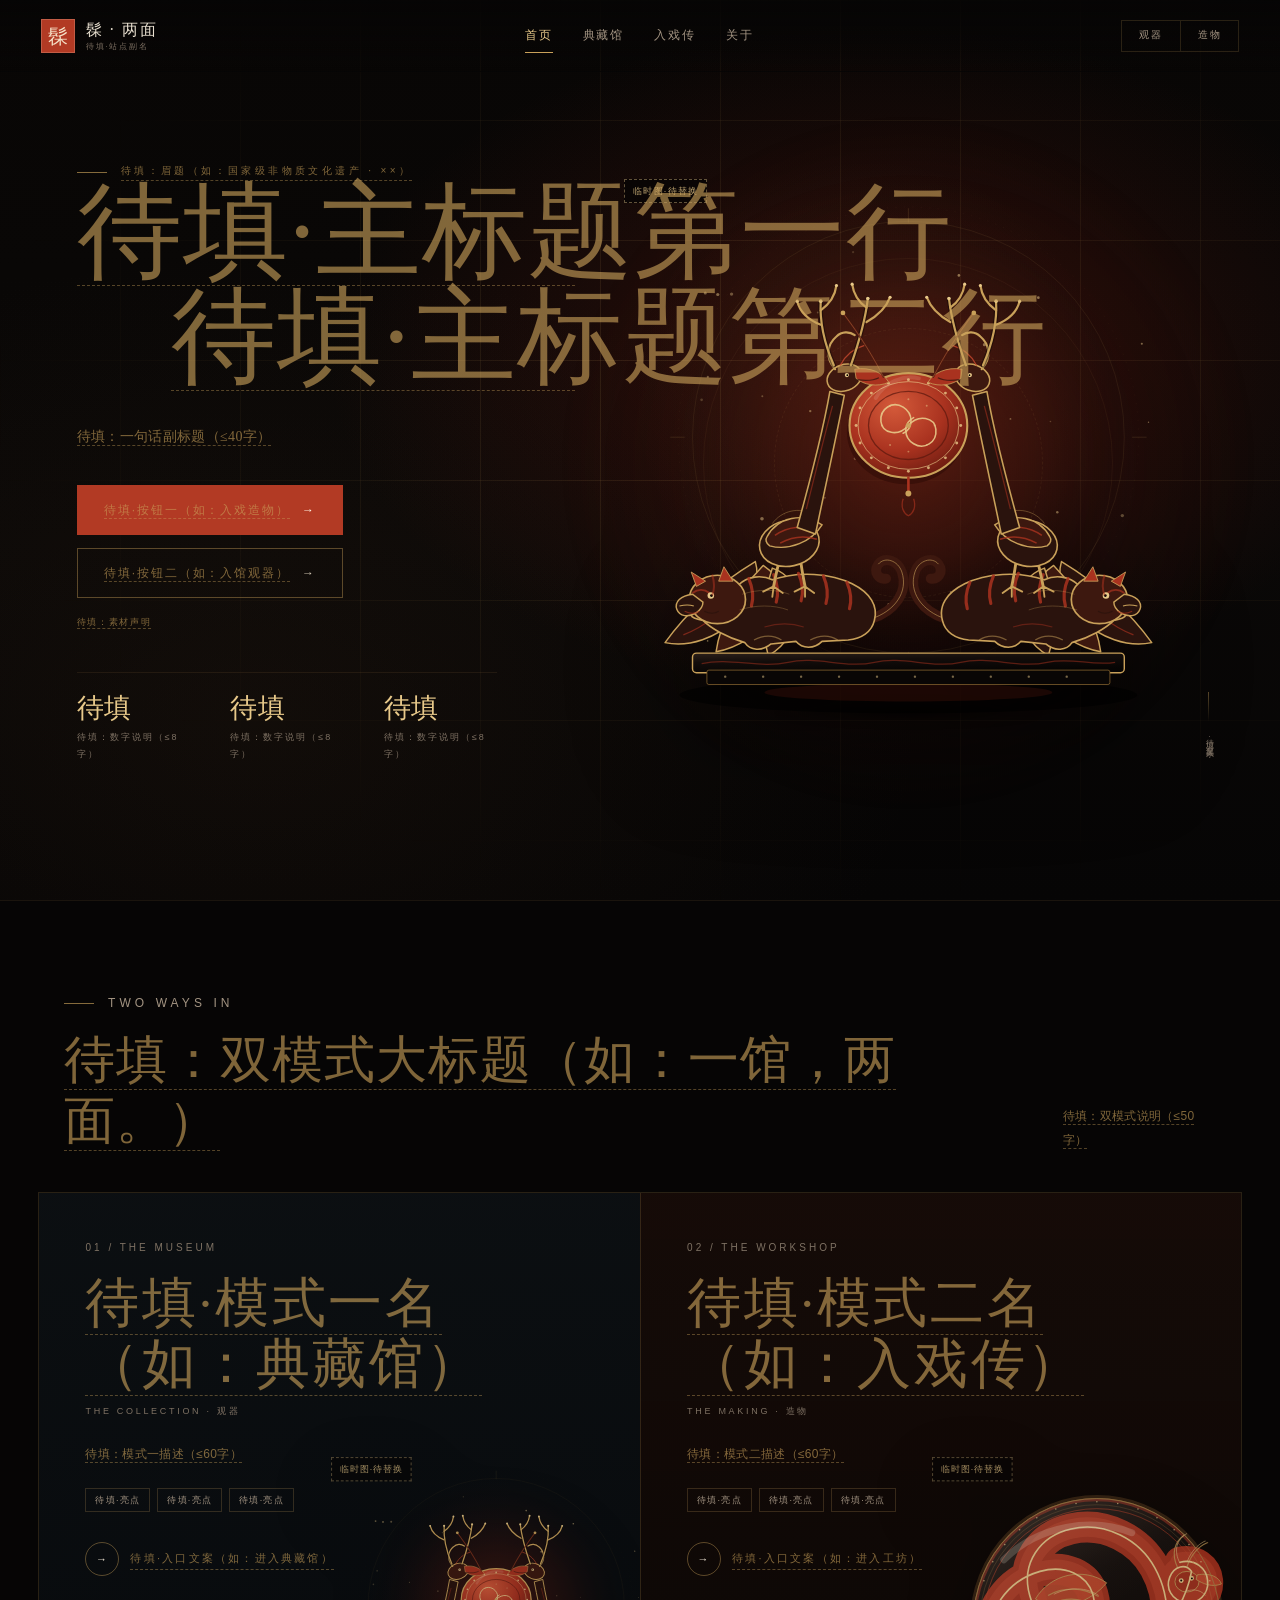
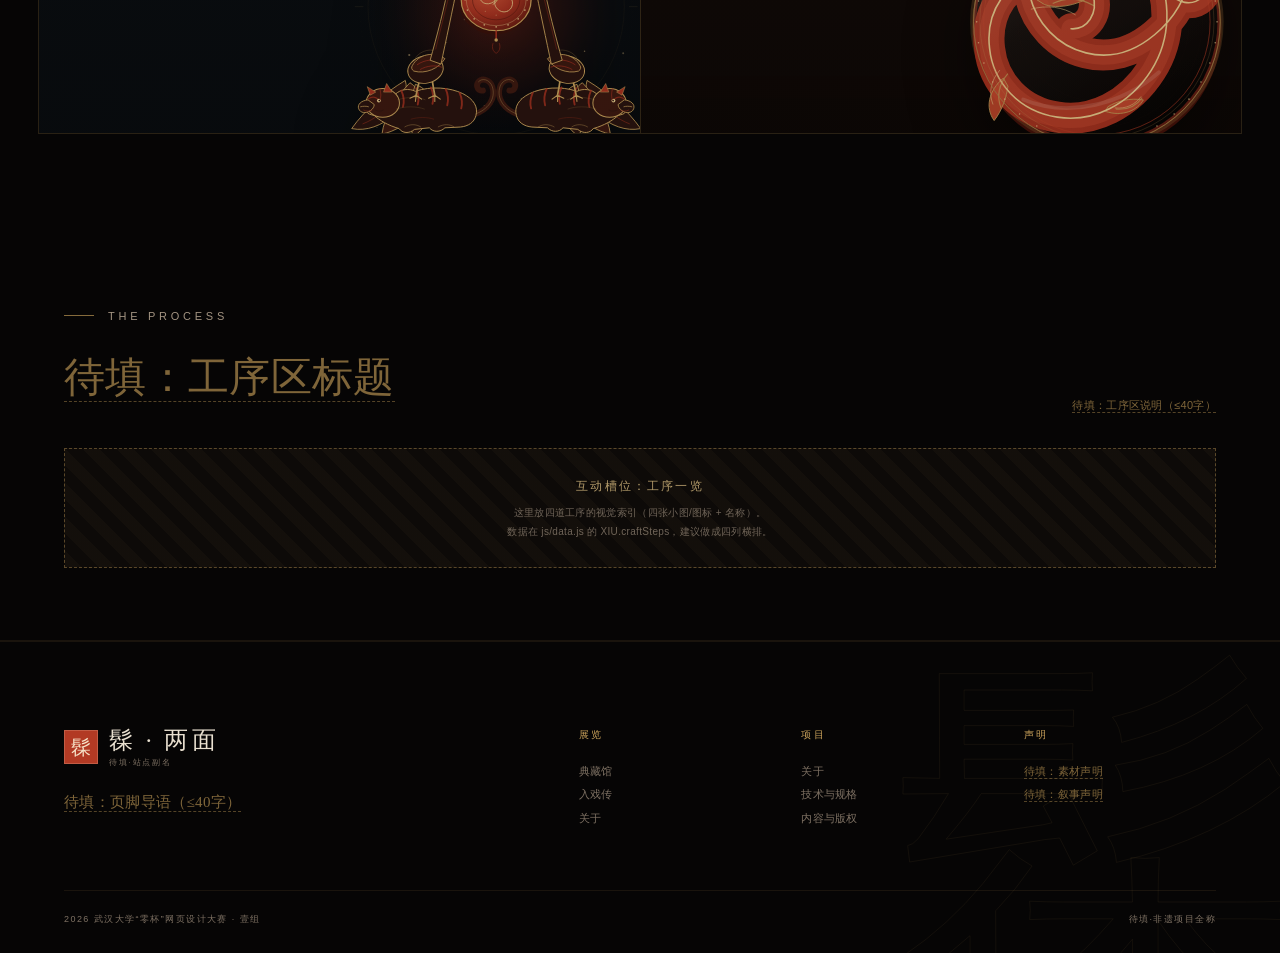
<file: index.html>
<!DOCTYPE html>
<html lang="zh-CN">
<head>
<meta charset="UTF-8">
<meta name="viewport" content="width=device-width, initial-scale=1">
<title>髹·两面 — 楚式漆器数字双展</title>
<meta name="description" content="【待填：站描述，≤80字】">
<meta name="theme-color" content="#060505">
<link rel="icon" href="assets/favicon.svg" type="image/svg+xml">
<link rel="stylesheet" href="css/framework.css">
</head>
<body data-page="home">
<a class="skip-link" href="#main">跳到主要内容</a>

<header class="site-head">
  <a class="brand" href="index.html" aria-label="髹·两面 首页">
    <span class="seal brand__seal" aria-hidden="true">髹</span>
    <span class="brand__text"><b>髹 · 两面</b><small>待填·站点副名</small></span>
  </a>
  <nav class="site-nav" aria-label="主导航">
    <a href="index.html" data-nav="home">首页</a>
    <a href="collection.html" data-nav="collection">典藏馆</a>
    <a href="story.html" data-nav="story">入戏传</a>
    <a href="about.html" data-nav="about">关于</a>
  </nav>
  <div class="mode-switch" aria-label="切换观看模式">
    <a href="collection.html" data-mode="view">观器</a>
    <a href="story.html" data-mode="make">造物</a>
  </div>
  <button class="nav-toggle" aria-expanded="false" aria-controls="mobileNav" aria-label="打开菜单"><span></span><span></span><span></span></button>
</header>

<div class="mobile-nav" id="mobileNav">
  <a href="index.html" data-nav="home">首页 <small>HOME</small></a>
  <a href="collection.html" data-nav="collection">典藏馆 <small>THE COLLECTION</small></a>
  <a href="story.html" data-nav="story">入戏传 <small>THE MAKING</small></a>
  <a href="about.html" data-nav="about">关于 <small>ABOUT</small></a>
  <div class="mode-switch">
    <a href="collection.html" data-mode="view">观器</a>
    <a href="story.html" data-mode="make">造物</a>
  </div>
  <p class="mobile-meta">2026 武汉大学“零杯”网页设计大赛 · 壹组</p>
</div>

<main id="main">
  <section class="hero" id="hero">
    <div class="hero__bg" aria-hidden="true"></div>
    <div class="hero__spotlight" aria-hidden="true"></div>

    <div class="hero__inner">
      <div class="hero__copy">
        <p class="eyebrow reveal"><span class="slot">待填：眉题（如：国家级非物质文化遗产 · ××）</span></p>
        <h1 class="hero__title">
          <span><span class="slot" data-slot="hero-line1">待填·主标题第一行</span></span>
          <span><span class="slot" data-slot="hero-line2">待填·主标题第二行</span></span>
        </h1>
        <p class="hero__sub reveal" style="--d:.05s"><span class="slot">待填：一句话副标题（≤40字）</span></p>
        <div class="hero__actions reveal" style="--d:.1s">
          <a class="btn btn--red" href="story.html"><span><span class="slot">待填·按钮一（如：入戏造物）</span></span><span class="arr">→</span></a>
          <a class="btn btn--ghost" href="collection.html"><span><span class="slot">待填·按钮二（如：入馆观器）</span></span><span class="arr">→</span></a>
        </div>
        <p class="hero__note reveal" style="--d:.15s"><span class="slot">待填：素材声明</span></p>
        <div class="hero__stats reveal" id="heroStats" style="--d:.2s"></div>
      </div>

      <div class="hero__stage" id="heroStage">
        <div class="hero__halo" aria-hidden="true"></div>
        <div class="hero__ring hero__ring--1" aria-hidden="true"></div>
        <div class="hero__ring hero__ring--2" aria-hidden="true"></div>
        <div class="hero__art temp-wrap" id="heroArt">
          <span class="temp-badge">临时图·待替换</span>
        </div>
        <div class="hero__hint" aria-hidden="true">待填·交互提示</div>
      </div>
    </div>
  </section>

  <section class="doorway" id="doorway">
    <div class="doorway__head">
      <div>
        <p class="eyebrow reveal">TWO WAYS IN</p>
        <h2 class="h2 reveal" style="margin-top:14px"><span class="slot">待填：双模式大标题（如：一馆，两面。）</span></h2>
      </div>
      <p class="reveal"><span class="slot">待填：双模式说明（≤50字）</span></p>
    </div>

    <div class="doorway__grid">
      <a class="door-card door-card--museum" href="collection.html">
        <span class="door-card__no">01 / THE MUSEUM</span>
        <h3 class="door-card__title"><span class="slot">待填·模式一名（如：典藏馆）</span></h3>
        <span class="door-card__en">THE COLLECTION · 观器</span>
        <p class="door-card__desc"><span class="slot">待填：模式一描述（≤60字）</span></p>
        <div class="door-card__list">
          <span class="tag">待填·亮点</span>
          <span class="tag">待填·亮点</span>
          <span class="tag">待填·亮点</span>
        </div>
        <span class="door-card__link"><span class="circle">→</span> <span class="slot">待填·入口文案（如：进入典藏馆）</span></span>
        <div class="door-card__art temp-wrap" aria-hidden="true" id="modeArtMuseum">
          <span class="temp-badge">临时图·待替换</span>
        </div>
      </a>

      <a class="door-card door-card--workshop" href="story.html">
        <span class="door-card__no">02 / THE WORKSHOP</span>
        <h3 class="door-card__title"><span class="slot">待填·模式二名（如：入戏传）</span></h3>
        <span class="door-card__en">THE MAKING · 造物</span>
        <p class="door-card__desc"><span class="slot">待填：模式二描述（≤60字）</span></p>
        <div class="door-card__list">
          <span class="tag">待填·亮点</span>
          <span class="tag">待填·亮点</span>
          <span class="tag">待填·亮点</span>
        </div>
        <span class="door-card__link"><span class="circle">→</span> <span class="slot">待填·入口文案（如：进入工坊）</span></span>
        <div class="door-card__art temp-wrap" aria-hidden="true" id="modeArtWorkshop">
          <span class="temp-badge">临时图·待替换</span>
        </div>
      </a>
    </div>
  </section>

  <section class="about-section">
    <div class="about-section__head">
      <div>
        <p class="eyebrow reveal">THE PROCESS</p>
        <h2 class="reveal" style="margin-top:13px"><span class="slot">待填：工序区标题</span></h2>
      </div>
      <p class="reveal"><span class="slot">待填：工序区说明（≤40字）</span></p>
    </div>
    <div class="about-section__body">
      <div class="stub reveal">
        <div>
          <b>互动槽位：工序一览</b>
          <span>这里放四道工序的视觉索引（四张小图/图标 + 名称）。<br>数据在 js/data.js 的 XIU.craftSteps，建议做成四列横排。</span>
        </div>
      </div>
    </div>
  </section>
</main>

<footer class="site-foot">
  <div class="site-foot__top">
    <div class="site-foot__brand">
      <a class="brand" href="index.html">
        <span class="seal brand__seal" aria-hidden="true">髹</span>
        <span class="brand__text"><b>髹 · 两面</b><small>待填·站点副名</small></span>
      </a>
      <p><span class="slot">待填：页脚导语（≤40字）</span></p>
    </div>
    <div class="site-foot__cols">
      <div>
        <h3>展览</h3>
        <a href="collection.html">典藏馆</a>
        <a href="story.html">入戏传</a>
        <a href="about.html">关于</a>
      </div>
      <div>
        <h3>项目</h3>
        <a href="about.html">关于</a>
        <a href="about.html#tech">技术与规格</a>
        <a href="about.html#rights">内容与版权</a>
      </div>
      <div>
        <h3>声明</h3>
        <p><span class="slot">待填：素材声明</span></p>
        <p><span class="slot">待填：叙事声明</span></p>
      </div>
    </div>
  </div>
  <div class="site-foot__bottom">
    <span>2026 武汉大学“零杯”网页设计大赛 · 壹组</span>
    <span>待填·非遗项目全称</span>
  </div>
</footer>

<script src="js/data.js" defer></script>
<script src="js/art.js" defer></script>
<script src="js/site.js" defer></script>
<script src="js/home.js" defer></script>
</body>
</html>
</file>
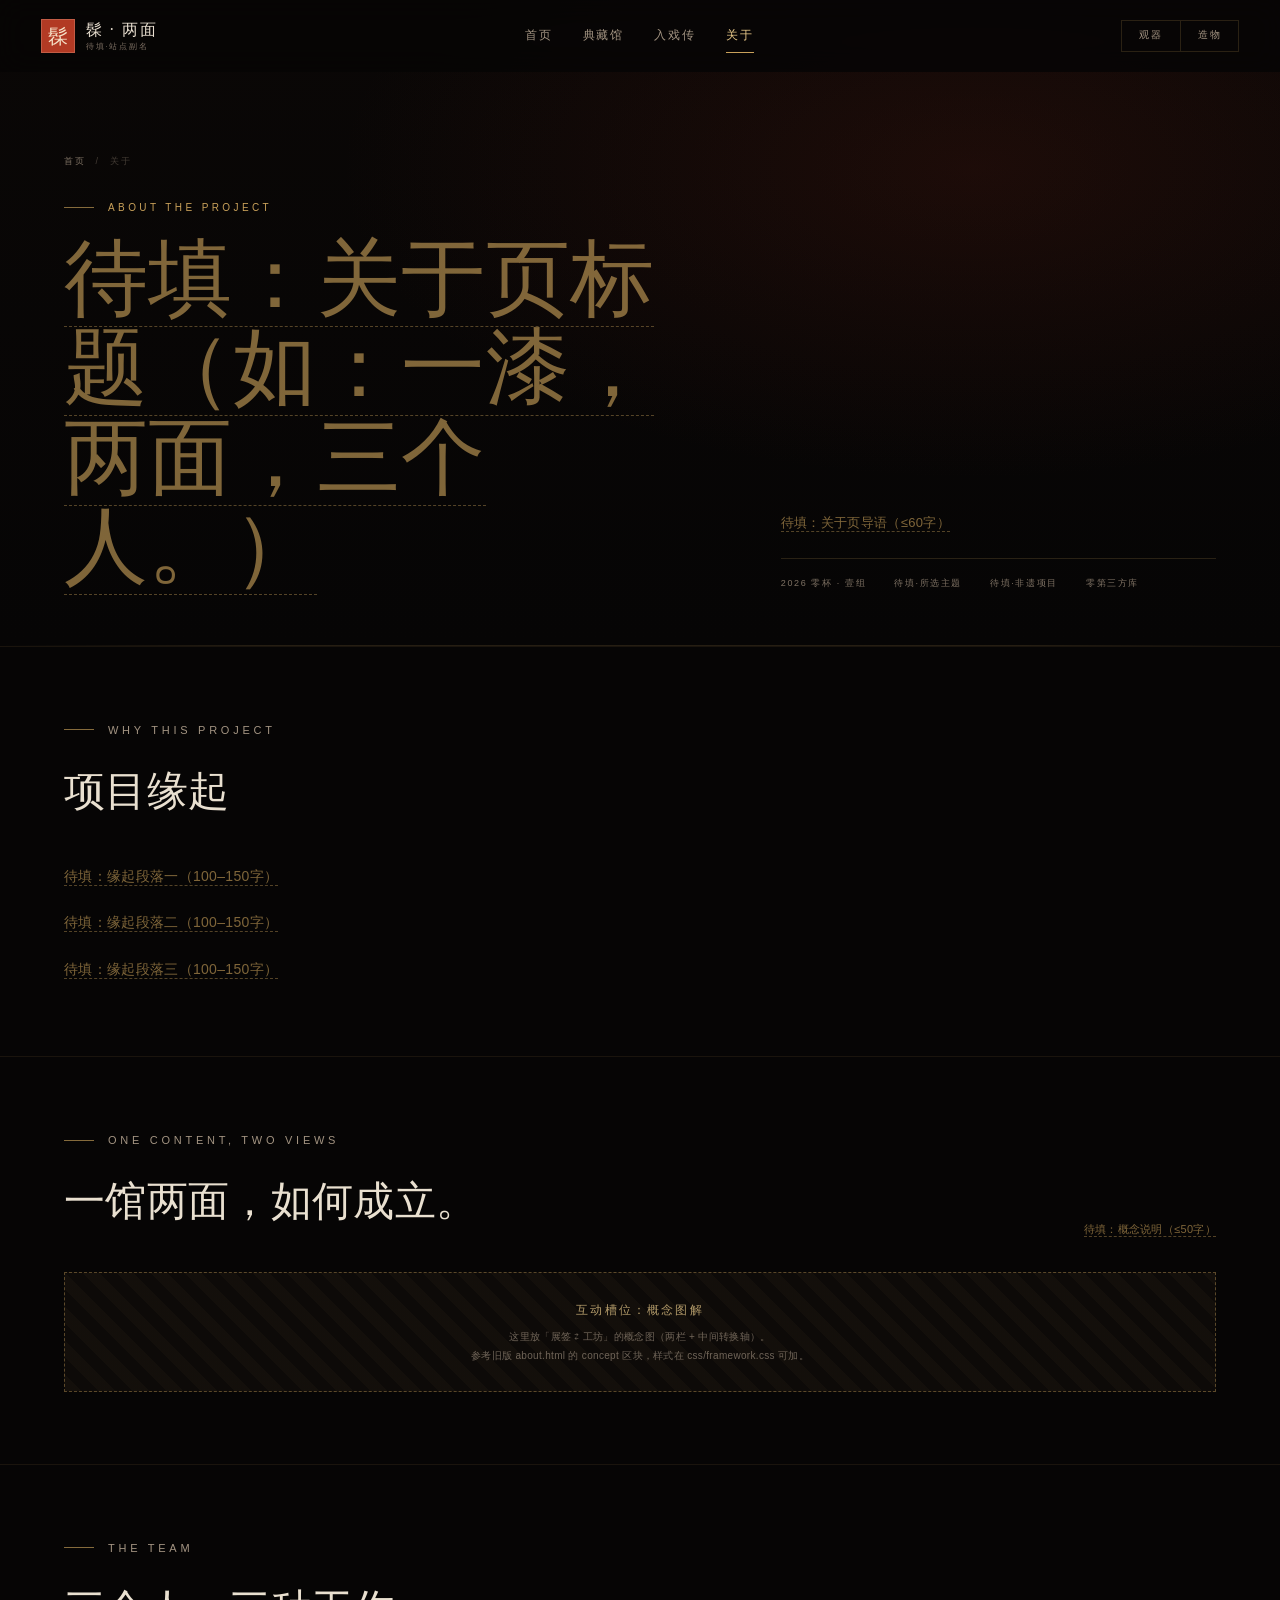
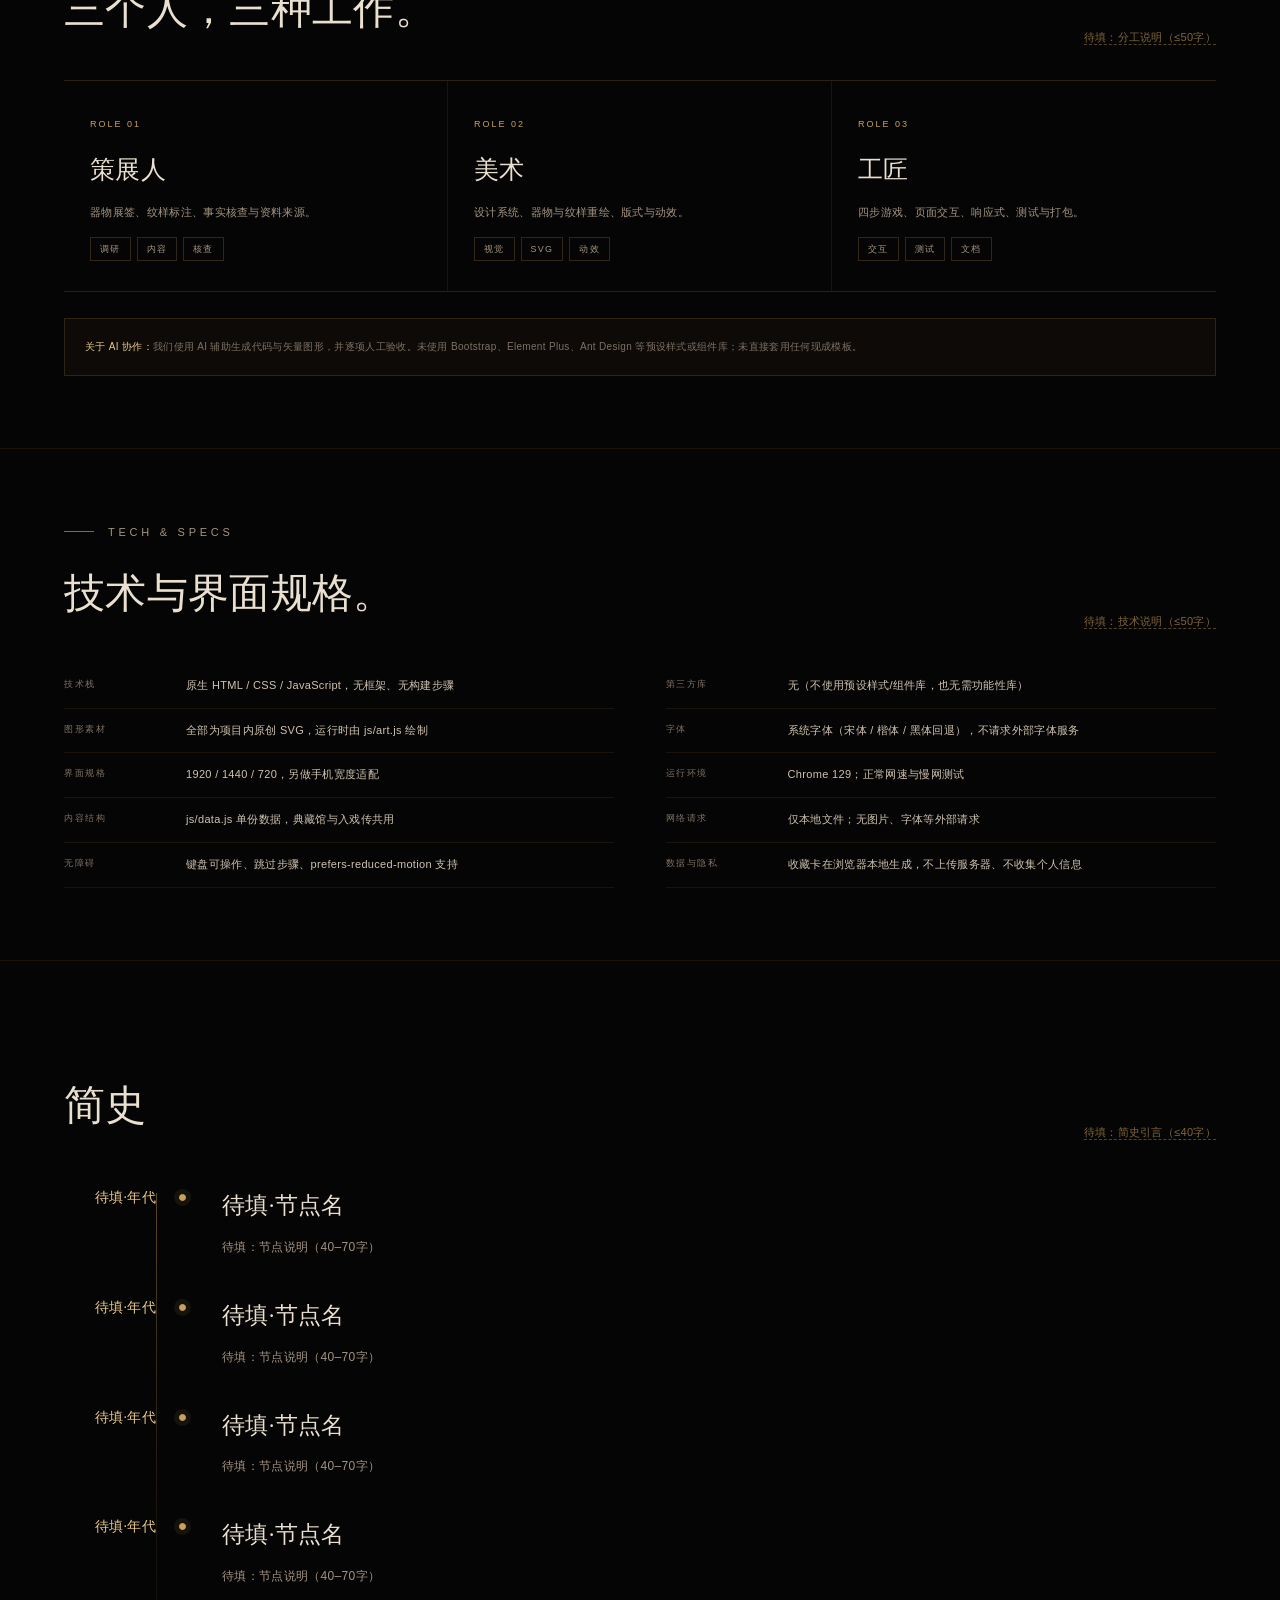
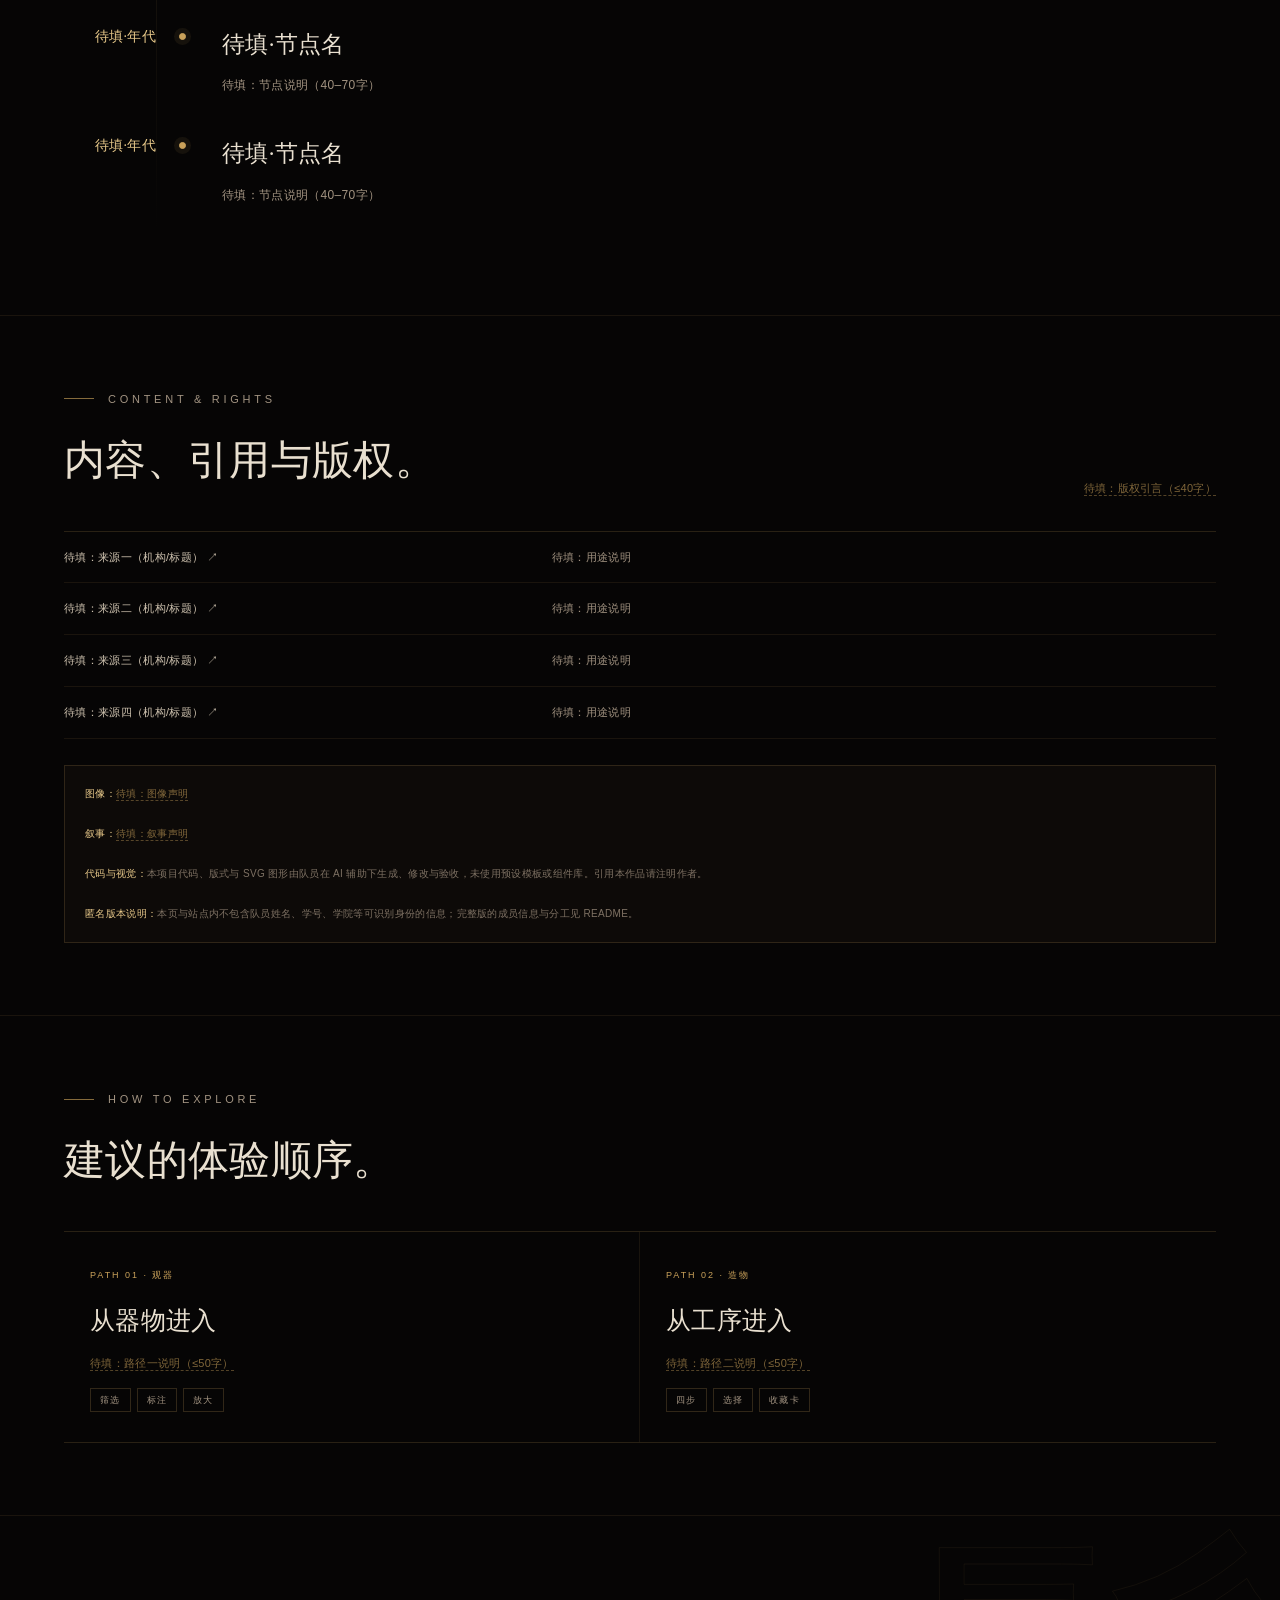
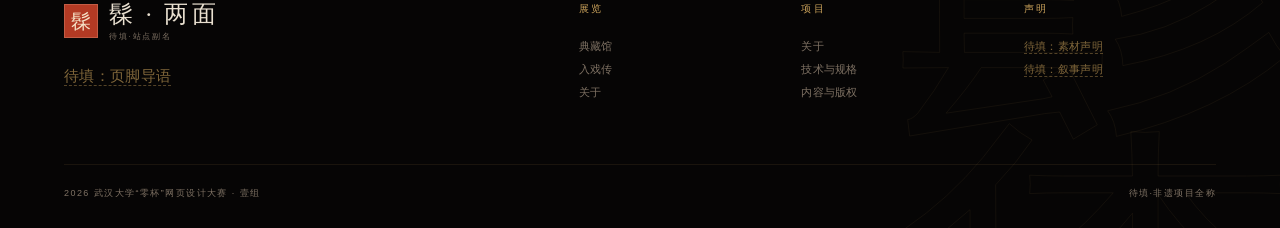
<file: about.html>
<!DOCTYPE html>
<html lang="zh-CN">
<head>
<meta charset="UTF-8">
<meta name="viewport" content="width=device-width, initial-scale=1">
<title>关于 — 髹·两面</title>
<meta name="description" content="【待填：页描述】">
<meta name="theme-color" content="#060505">
<link rel="icon" href="assets/favicon.svg" type="image/svg+xml">
<link rel="stylesheet" href="css/framework.css">
</head>
<body data-page="about">
<a class="skip-link" href="#main">跳到主要内容</a>

<header class="site-head">
  <a class="brand" href="index.html" aria-label="髹·两面 首页">
    <span class="seal brand__seal" aria-hidden="true">髹</span>
    <span class="brand__text"><b>髹 · 两面</b><small>待填·站点副名</small></span>
  </a>
  <nav class="site-nav" aria-label="主导航">
    <a href="index.html" data-nav="home">首页</a>
    <a href="collection.html" data-nav="collection">典藏馆</a>
    <a href="story.html" data-nav="story">入戏传</a>
    <a href="about.html" data-nav="about">关于</a>
  </nav>
  <div class="mode-switch" aria-label="切换观看模式">
    <a href="collection.html" data-mode="view">观器</a>
    <a href="story.html" data-mode="make">造物</a>
  </div>
  <button class="nav-toggle" aria-expanded="false" aria-controls="mobileNav" aria-label="打开菜单"><span></span><span></span><span></span></button>
</header>

<div class="mobile-nav" id="mobileNav">
  <a href="index.html" data-nav="home">首页 <small>HOME</small></a>
  <a href="collection.html" data-nav="collection">典藏馆 <small>THE COLLECTION</small></a>
  <a href="story.html" data-nav="story">入戏传 <small>THE MAKING</small></a>
  <a href="about.html" data-nav="about">关于 <small>ABOUT</small></a>
  <div class="mode-switch">
    <a href="collection.html" data-mode="view">观器</a>
    <a href="story.html" data-mode="make">造物</a>
  </div>
  <p class="mobile-meta">2026 武汉大学“零杯”网页设计大赛 · 壹组</p>
</div>

<main id="main">
  <section class="page-head">
    <div class="wrap">
      <nav class="page-head__crumb reveal" aria-label="面包屑">
        <a href="index.html">首页</a><span>/</span><span>关于</span>
      </nav>
      <div class="page-head__grid">
        <div>
          <p class="eyebrow reveal">ABOUT THE PROJECT</p>
          <h1 class="reveal" style="--d:.06s"><span class="slot">待填：关于页标题（如：一漆，两面，三个人。）</span></h1>
        </div>
        <div class="page-head__side reveal" style="--d:.14s">
          <p><span class="slot">待填：关于页导语（≤60字）</span></p>
          <div class="page-head__meta">
            <span>2026 零杯 · 壹组</span>
            <span>待填·所选主题</span>
            <span>待填·非遗项目</span>
            <span>零第三方库</span>
          </div>
        </div>
      </div>
    </div>
  </section>

  <section class="about-section">
    <div class="about-section__head">
      <div>
        <p class="eyebrow reveal">WHY THIS PROJECT</p>
        <h2 class="reveal" style="margin-top:13px">项目缘起</h2>
      </div>
    </div>
    <div class="about-section__body">
      <p class="body-copy reveal"><span class="slot">待填：缘起段落一（100–150字）</span></p>
      <p class="body-copy reveal"><span class="slot">待填：缘起段落二（100–150字）</span></p>
      <p class="body-copy reveal"><span class="slot">待填：缘起段落三（100–150字）</span></p>
    </div>
  </section>

  <section class="about-section">
    <div class="about-section__head">
      <div>
        <p class="eyebrow reveal">ONE CONTENT, TWO VIEWS</p>
        <h2 class="reveal" style="margin-top:13px">一馆两面，如何成立。</h2>
      </div>
      <p class="reveal"><span class="slot">待填：概念说明（≤50字）</span></p>
    </div>
    <div class="about-section__body">
      <div class="stub reveal">
        <div>
          <b>互动槽位：概念图解</b>
          <span>这里放「展签 ⇄ 工坊」的概念图（两栏 + 中间转换轴）。<br>参考旧版 about.html 的 concept 区块，样式在 css/framework.css 可加。</span>
        </div>
      </div>
    </div>
  </section>

  <section class="about-section">
    <div class="about-section__head">
      <div>
        <p class="eyebrow reveal">THE TEAM</p>
        <h2 class="reveal" style="margin-top:13px">三个人，三种工作。</h2>
      </div>
      <p class="reveal"><span class="slot">待填：分工说明（≤50字）</span></p>
    </div>
    <div class="about-section__body">
      <div class="roles">
        <div class="role reveal">
          <span class="role__no">ROLE 01</span>
          <h3>策展人</h3>
          <p>器物展签、纹样标注、事实核查与资料来源。</p>
          <div class="role__tags"><span class="tag">调研</span><span class="tag">内容</span><span class="tag">核查</span></div>
        </div>
        <div class="role reveal" style="--d:.06s">
          <span class="role__no">ROLE 02</span>
          <h3>美术</h3>
          <p>设计系统、器物与纹样重绘、版式与动效。</p>
          <div class="role__tags"><span class="tag">视觉</span><span class="tag">SVG</span><span class="tag">动效</span></div>
        </div>
        <div class="role reveal" style="--d:.12s">
          <span class="role__no">ROLE 03</span>
          <h3>工匠</h3>
          <p>四步游戏、页面交互、响应式、测试与打包。</p>
          <div class="role__tags"><span class="tag">交互</span><span class="tag">测试</span><span class="tag">文档</span></div>
        </div>
      </div>
      <div class="about-note">
        <b>关于 AI 协作：</b>我们使用 AI 辅助生成代码与矢量图形，并逐项人工验收。未使用 Bootstrap、Element Plus、Ant Design 等预设样式或组件库；未直接套用任何现成模板。
      </div>
    </div>
  </section>

  <section class="about-section" id="tech">
    <div class="about-section__head">
      <div>
        <p class="eyebrow reveal">TECH &amp; SPECS</p>
        <h2 class="reveal" style="margin-top:13px">技术与界面规格。</h2>
      </div>
      <p class="reveal"><span class="slot">待填：技术说明（≤50字）</span></p>
    </div>
    <div class="about-section__body">
      <dl class="spec reveal">
        <div class="spec__row"><dt>技术栈</dt><dd>原生 HTML / CSS / JavaScript，无框架、无构建步骤</dd></div>
        <div class="spec__row"><dt>第三方库</dt><dd>无（不使用预设样式/组件库，也无需功能性库）</dd></div>
        <div class="spec__row"><dt>图形素材</dt><dd>全部为项目内原创 SVG，运行时由 js/art.js 绘制</dd></div>
        <div class="spec__row"><dt>字体</dt><dd>系统字体（宋体 / 楷体 / 黑体回退），不请求外部字体服务</dd></div>
        <div class="spec__row"><dt>界面规格</dt><dd>1920 / 1440 / 720，另做手机宽度适配</dd></div>
        <div class="spec__row"><dt>运行环境</dt><dd>Chrome 129；正常网速与慢网测试</dd></div>
        <div class="spec__row"><dt>内容结构</dt><dd>js/data.js 单份数据，典藏馆与入戏传共用</dd></div>
        <div class="spec__row"><dt>网络请求</dt><dd>仅本地文件；无图片、字体等外部请求</dd></div>
        <div class="spec__row"><dt>无障碍</dt><dd>键盘可操作、跳过步骤、prefers-reduced-motion 支持</dd></div>
        <div class="spec__row"><dt>数据与隐私</dt><dd>收藏卡在浏览器本地生成，不上传服务器、不收集个人信息</dd></div>
      </dl>
    </div>
  </section>

  <section class="about-section">
    <div class="about-section__head">
      <div>
        <p class="eyebrow reveal">A SHORT HISTORY</p>
        <h2 class="reveal" style="margin-top:13px">简史</h2>
      </div>
      <p class="reveal"><span class="slot">待填：简史引言（≤40字）</span></p>
    </div>
    <div class="about-section__body">
      <div class="timeline" id="timeline"></div>
    </div>
  </section>

  <section class="about-section" id="rights">
    <div class="about-section__head">
      <div>
        <p class="eyebrow reveal">CONTENT &amp; RIGHTS</p>
        <h2 class="reveal" style="margin-top:13px">内容、引用与版权。</h2>
      </div>
      <p class="reveal"><span class="slot">待填：版权引言（≤40字）</span></p>
    </div>
    <div class="about-section__body">
      <ul class="about-source-list" id="aboutSources"></ul>
      <div class="about-note reveal">
        <b>图像：</b><span class="slot">待填：图像声明</span><br><br>
        <b>叙事：</b><span class="slot">待填：叙事声明</span><br><br>
        <b>代码与视觉：</b>本项目代码、版式与 SVG 图形由队员在 AI 辅助下生成、修改与验收，未使用预设模板或组件库。引用本作品请注明作者。<br><br>
        <b>匿名版本说明：</b>本页与站点内不包含队员姓名、学号、学院等可识别身份的信息；完整版的成员信息与分工见 README。
      </div>
    </div>
  </section>

  <section class="about-section" style="border-bottom:0">
    <div class="about-section__head">
      <div>
        <p class="eyebrow reveal">HOW TO EXPLORE</p>
        <h2 class="reveal" style="margin-top:13px">建议的体验顺序。</h2>
      </div>
    </div>
    <div class="about-section__body">
      <div class="roles" style="grid-template-columns:1fr 1fr">
        <div class="role reveal">
          <span class="role__no">PATH 01 · 观器</span>
          <h3>从器物进入</h3>
          <p><span class="slot">待填：路径一说明（≤50字）</span></p>
          <div class="role__tags"><span class="tag">筛选</span><span class="tag">标注</span><span class="tag">放大</span></div>
        </div>
        <div class="role reveal" style="--d:.06s">
          <span class="role__no">PATH 02 · 造物</span>
          <h3>从工序进入</h3>
          <p><span class="slot">待填：路径二说明（≤50字）</span></p>
          <div class="role__tags"><span class="tag">四步</span><span class="tag">选择</span><span class="tag">收藏卡</span></div>
        </div>
      </div>
    </div>
  </section>
</main>

<footer class="site-foot">
  <div class="site-foot__top">
    <div class="site-foot__brand">
      <a class="brand" href="index.html">
        <span class="seal brand__seal" aria-hidden="true">髹</span>
        <span class="brand__text"><b>髹 · 两面</b><small>待填·站点副名</small></span>
      </a>
      <p><span class="slot">待填：页脚导语</span></p>
    </div>
    <div class="site-foot__cols">
      <div>
        <h3>展览</h3>
        <a href="collection.html">典藏馆</a>
        <a href="story.html">入戏传</a>
        <a href="about.html">关于</a>
      </div>
      <div>
        <h3>项目</h3>
        <a href="about.html">关于</a>
        <a href="about.html#tech">技术与规格</a>
        <a href="about.html#rights">内容与版权</a>
      </div>
      <div>
        <h3>声明</h3>
        <p><span class="slot">待填：素材声明</span></p>
        <p><span class="slot">待填：叙事声明</span></p>
      </div>
    </div>
  </div>
  <div class="site-foot__bottom">
    <span>2026 武汉大学“零杯”网页设计大赛 · 壹组</span>
    <span>待填·非遗项目全称</span>
  </div>
</footer>

<script src="js/data.js" defer></script>
<script src="js/site.js" defer></script>
<script src="js/about.js" defer></script>
</body>
</html>
</file>
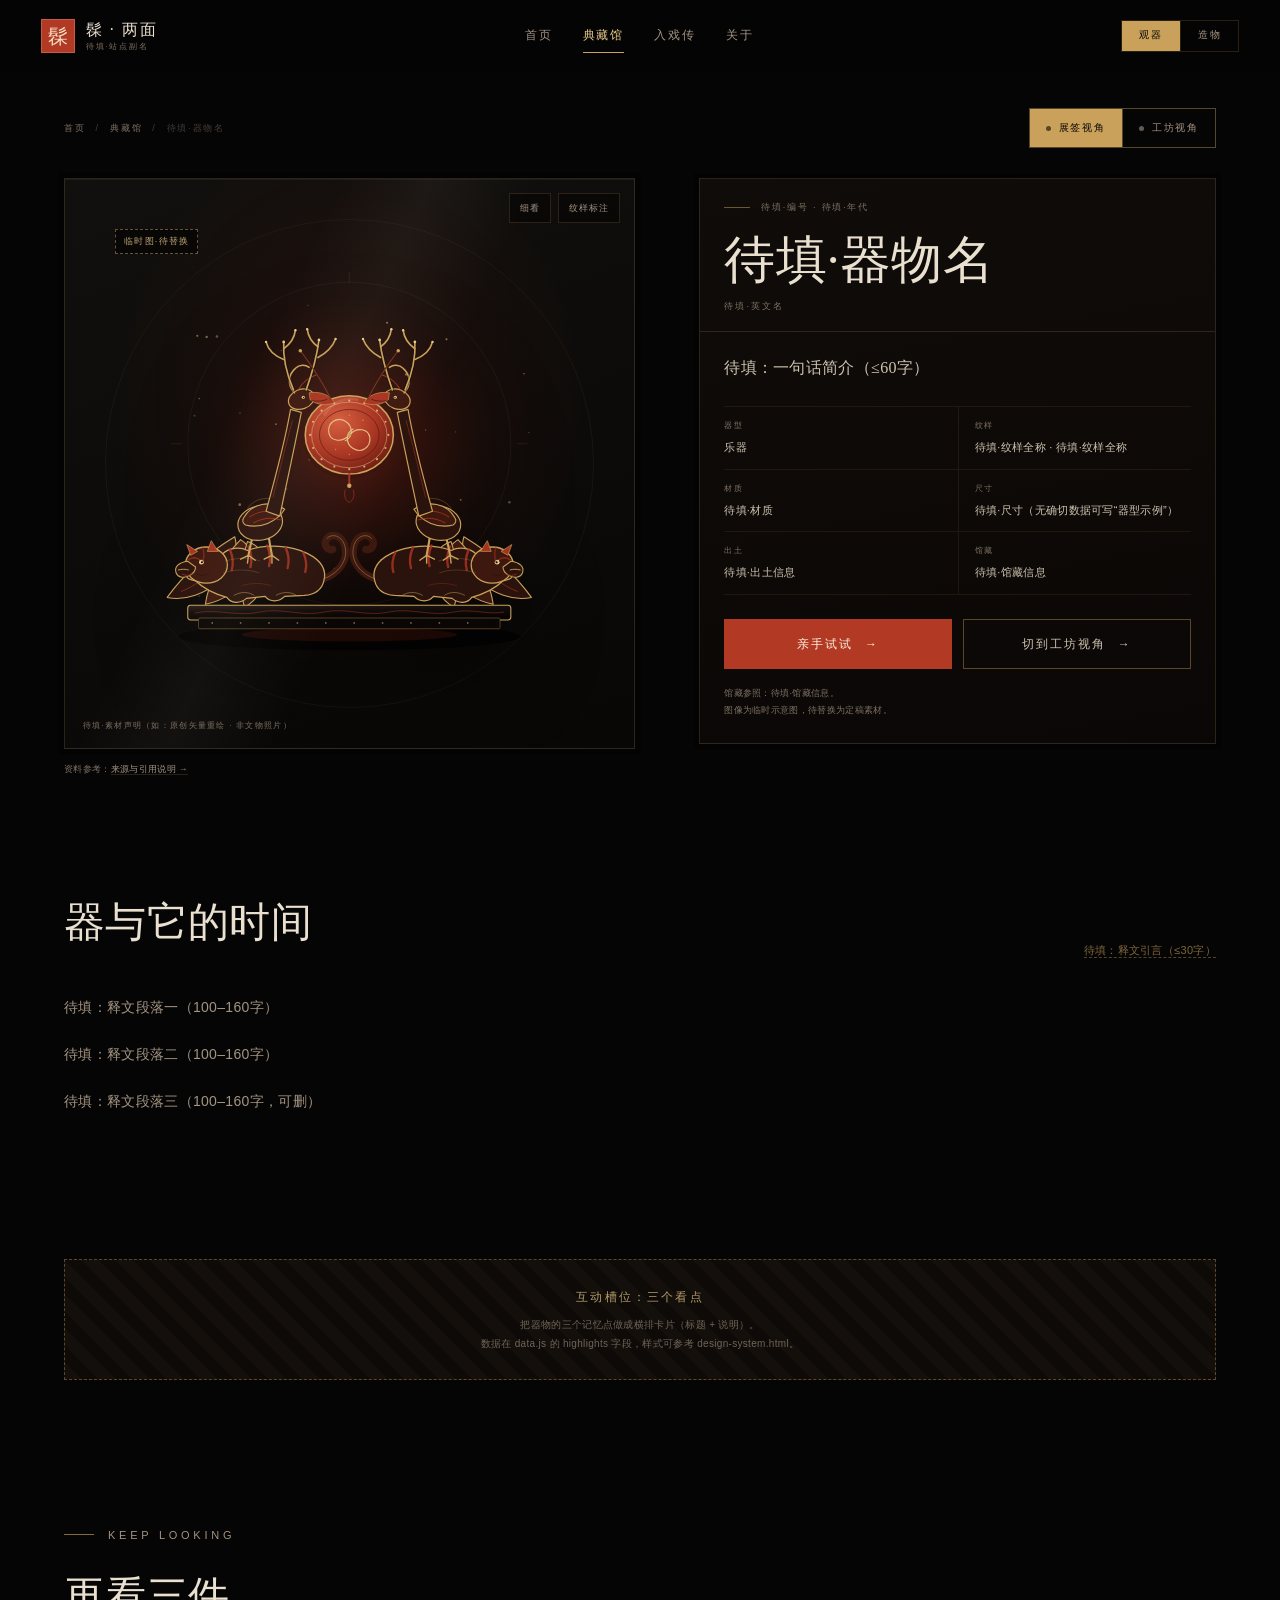
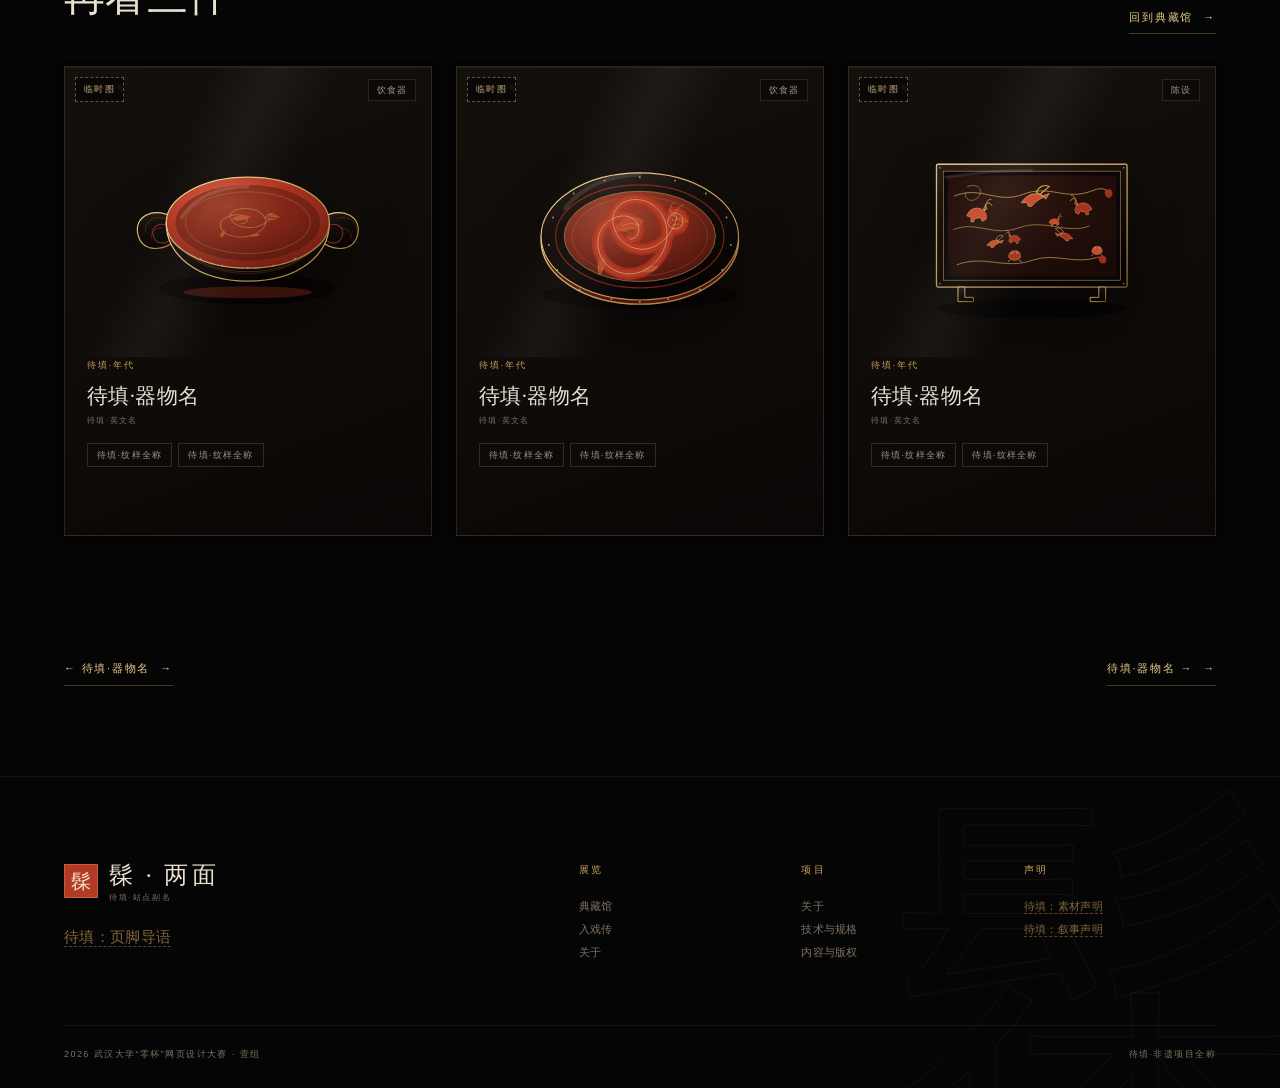
<file: artifact.html>
<!DOCTYPE html>
<html lang="zh-CN">
<head>
<meta charset="UTF-8">
<meta name="viewport" content="width=device-width, initial-scale=1">
<title>器物详情 — 髹·两面</title>
<meta name="description" content="【待填：页描述】">
<meta name="theme-color" content="#060505">
<link rel="icon" href="assets/favicon.svg" type="image/svg+xml">
<link rel="stylesheet" href="css/framework.css">
</head>
<body data-page="artifact">
<a class="skip-link" href="#main">跳到主要内容</a>

<header class="site-head">
  <a class="brand" href="index.html" aria-label="髹·两面 首页">
    <span class="seal brand__seal" aria-hidden="true">髹</span>
    <span class="brand__text"><b>髹 · 两面</b><small>待填·站点副名</small></span>
  </a>
  <nav class="site-nav" aria-label="主导航">
    <a href="index.html" data-nav="home">首页</a>
    <a href="collection.html" data-nav="collection">典藏馆</a>
    <a href="story.html" data-nav="story">入戏传</a>
    <a href="about.html" data-nav="about">关于</a>
  </nav>
  <div class="mode-switch" aria-label="切换观看模式">
    <a href="collection.html" data-mode="view">观器</a>
    <a href="story.html" data-mode="make">造物</a>
  </div>
  <button class="nav-toggle" aria-expanded="false" aria-controls="mobileNav" aria-label="打开菜单"><span></span><span></span><span></span></button>
</header>

<div class="mobile-nav" id="mobileNav">
  <a href="index.html" data-nav="home">首页 <small>HOME</small></a>
  <a href="collection.html" data-nav="collection">典藏馆 <small>THE COLLECTION</small></a>
  <a href="story.html" data-nav="story">入戏传 <small>THE MAKING</small></a>
  <a href="about.html" data-nav="about">关于 <small>ABOUT</small></a>
  <div class="mode-switch">
    <a href="collection.html" data-mode="view">观器</a>
    <a href="story.html" data-mode="make">造物</a>
  </div>
  <p class="mobile-meta">2026 武汉大学“零杯”网页设计大赛 · 壹组</p>
</div>

<main id="main">
  <section class="object" id="objectSection">
    <div class="object__top">
      <nav class="page-head__crumb reveal" aria-label="面包屑" style="margin-bottom:0">
        <a href="index.html">首页</a><span>/</span><a href="collection.html">典藏馆</a><span>/</span><span id="crumbName">器物</span>
      </nav>
      <div class="view-switch" role="group" aria-label="切换视角">
        <button type="button" id="viewLabel" class="is-active" aria-pressed="true">展签视角</button>
        <button type="button" id="viewWorkshop" aria-pressed="false">工坊视角</button>
      </div>
    </div>

    <!-- ============ 展签视角 ============ -->
    <div class="view-panel label-view" id="labelView">
      <div class="object__grid">
        <div class="object__stage-wrap">
          <div class="stage-frame" id="objectStage" data-tilt="4">
            <div class="object__tools">
              <button class="object__tool" type="button" id="zoomBtn" aria-pressed="false">细看</button>
              <button class="object__tool" type="button" id="annotateBtn" aria-pressed="false">纹样标注</button>
            </div>
            <div class="object__art temp-wrap" id="objectArt">
              <span class="temp-badge">临时图·待替换</span>
            </div>
            <div id="hotspots"></div>
            <span class="object__label">待填·素材声明（如：原创矢量重绘 · 非文物照片）</span>
          </div>
          <p class="object__sources" id="objectSources" style="margin-top:12px"></p>
        </div>

        <div class="label-sheet">
          <div class="label-sheet__head">
            <div class="object__no reveal"><i aria-hidden="true"></i><span id="objectNo"></span></div>
            <h1 class="object__name reveal" id="objectName" style="--d:.05s"></h1>
            <p class="object__en reveal" id="objectEn" style="--d:.08s"></p>
          </div>
          <div class="label-sheet__body">
            <p class="object__summary reveal" id="objectSummary" style="--d:.1s"></p>
            <dl class="object__meta reveal" id="objectMeta" style="--d:.14s"></dl>
            <div class="object__actions reveal" style="--d:.18s">
              <a class="btn btn--red" id="tryBtn" href="story.html"><span>亲手试试</span><span class="arr">→</span></a>
              <a class="btn btn--ghost no-door" href="#" id="toWorkshopView"><span>切到工坊视角</span><span class="arr">→</span></a>
            </div>
            <p class="object__sources reveal" id="objectCollection" style="--d:.2s"></p>
          </div>
        </div>
      </div>

      <section class="about-section" style="border-bottom:0">
        <div class="about-section__head">
          <div>
            <p class="eyebrow reveal">ABOUT THIS OBJECT</p>
            <h2 class="reveal" style="margin-top:13px">器与它的时间</h2>
          </div>
          <p class="reveal"><span class="slot">待填：释文引言（≤30字）</span></p>
        </div>
        <div class="about-section__body" id="objectText"></div>
      </section>

      <div class="about-section" style="border-bottom:0">
        <div class="about-section__body">
          <div class="stub reveal">
            <div>
              <b>互动槽位：三个看点</b>
              <span>把器物的三个记忆点做成横排卡片（标题 + 说明）。<br>数据在 data.js 的 highlights 字段，样式可参考 design-system.html。</span>
            </div>
          </div>
        </div>
      </div>
    </div>

    <!-- ============ 工坊视角 ============ -->
    <div class="view-panel workshop-view" id="workshopView">
      <div class="object__grid">
        <div class="object__stage-wrap">
          <div class="stage-frame" id="workshopStage">
            <div class="object__art temp-wrap" id="workshopArt">
              <span class="temp-badge">临时图·待替换</span>
            </div>
            <span class="object__label">待填·素材声明</span>
          </div>
          <p class="object__sources" style="margin-top:12px"><span class="slot">待填：工坊视角说明（≤50字）</span></p>
        </div>

        <div class="label-sheet">
          <div class="label-sheet__head">
            <div class="object__no reveal"><i aria-hidden="true"></i><span>工坊视角 · THE MAKING</span></div>
            <h1 class="object__name reveal" style="--d:.05s"><span class="slot">待填：工坊视角标题（如：它这样做成）</span></h1>
          </div>
          <div class="label-sheet__body">
            <p class="object__summary reveal" style="--d:.08s"><span class="slot">待填：工坊视角导语（≤60字）</span></p>
            <div class="workshop-view__steps reveal" id="workshopSteps" style="--d:.12s"></div>
            <div class="object__actions reveal" style="--d:.16s">
              <a class="btn btn--red" id="tryBtn2" href="story.html"><span>亲手试试</span><span class="arr">→</span></a>
              <a class="btn btn--ghost no-door" href="#" id="toLabelView"><span>回到展签视角</span><span class="arr">→</span></a>
            </div>
          </div>
        </div>
      </div>

      <div class="about-section" style="border-bottom:0">
        <div class="about-section__body">
          <div class="stub reveal">
            <div>
              <b>互动槽位：工序切片扩展</b>
              <span>可以在这里放这件器物各工序的"过程切片"图组，<br>或者放一段相关工序的完整演示；由美术与工匠共同决定。</span>
            </div>
          </div>
        </div>
      </div>
    </div>

    <!-- ============ 相关器物 + 翻页（两个视角共用） ============ -->
    <div class="about-section" style="border-bottom:0">
      <div class="about-section__head">
        <div>
          <p class="eyebrow reveal">KEEP LOOKING</p>
          <h2 class="reveal" style="margin-top:13px">再看三件</h2>
        </div>
        <a class="link-arrow reveal" href="collection.html">回到典藏馆</a>
      </div>
      <div class="about-section__body">
        <div class="cabinet-grid" id="relatedGrid" style="grid-template-columns:repeat(3,1fr);width:100%"></div>
      </div>
    </div>

    <div class="about-section__body" style="margin-top:44px">
      <div class="spec" id="objectNav" style="grid-template-columns:1fr 1fr"></div>
    </div>
  </section>
</main>

<footer class="site-foot">
  <div class="site-foot__top">
    <div class="site-foot__brand">
      <a class="brand" href="index.html">
        <span class="seal brand__seal" aria-hidden="true">髹</span>
        <span class="brand__text"><b>髹 · 两面</b><small>待填·站点副名</small></span>
      </a>
      <p><span class="slot">待填：页脚导语</span></p>
    </div>
    <div class="site-foot__cols">
      <div>
        <h3>展览</h3>
        <a href="collection.html">典藏馆</a>
        <a href="story.html">入戏传</a>
        <a href="about.html">关于</a>
      </div>
      <div>
        <h3>项目</h3>
        <a href="about.html">关于</a>
        <a href="about.html#tech">技术与规格</a>
        <a href="about.html#rights">内容与版权</a>
      </div>
      <div>
        <h3>声明</h3>
        <p><span class="slot">待填：素材声明</span></p>
        <p><span class="slot">待填：叙事声明</span></p>
      </div>
    </div>
  </div>
  <div class="site-foot__bottom">
    <span>2026 武汉大学“零杯”网页设计大赛 · 壹组</span>
    <span>待填·非遗项目全称</span>
  </div>
</footer>

<script src="js/data.js" defer></script>
<script src="js/art.js" defer></script>
<script src="js/site.js" defer></script>
<script src="js/artifact.js" defer></script>
</body>
</html>
</file>
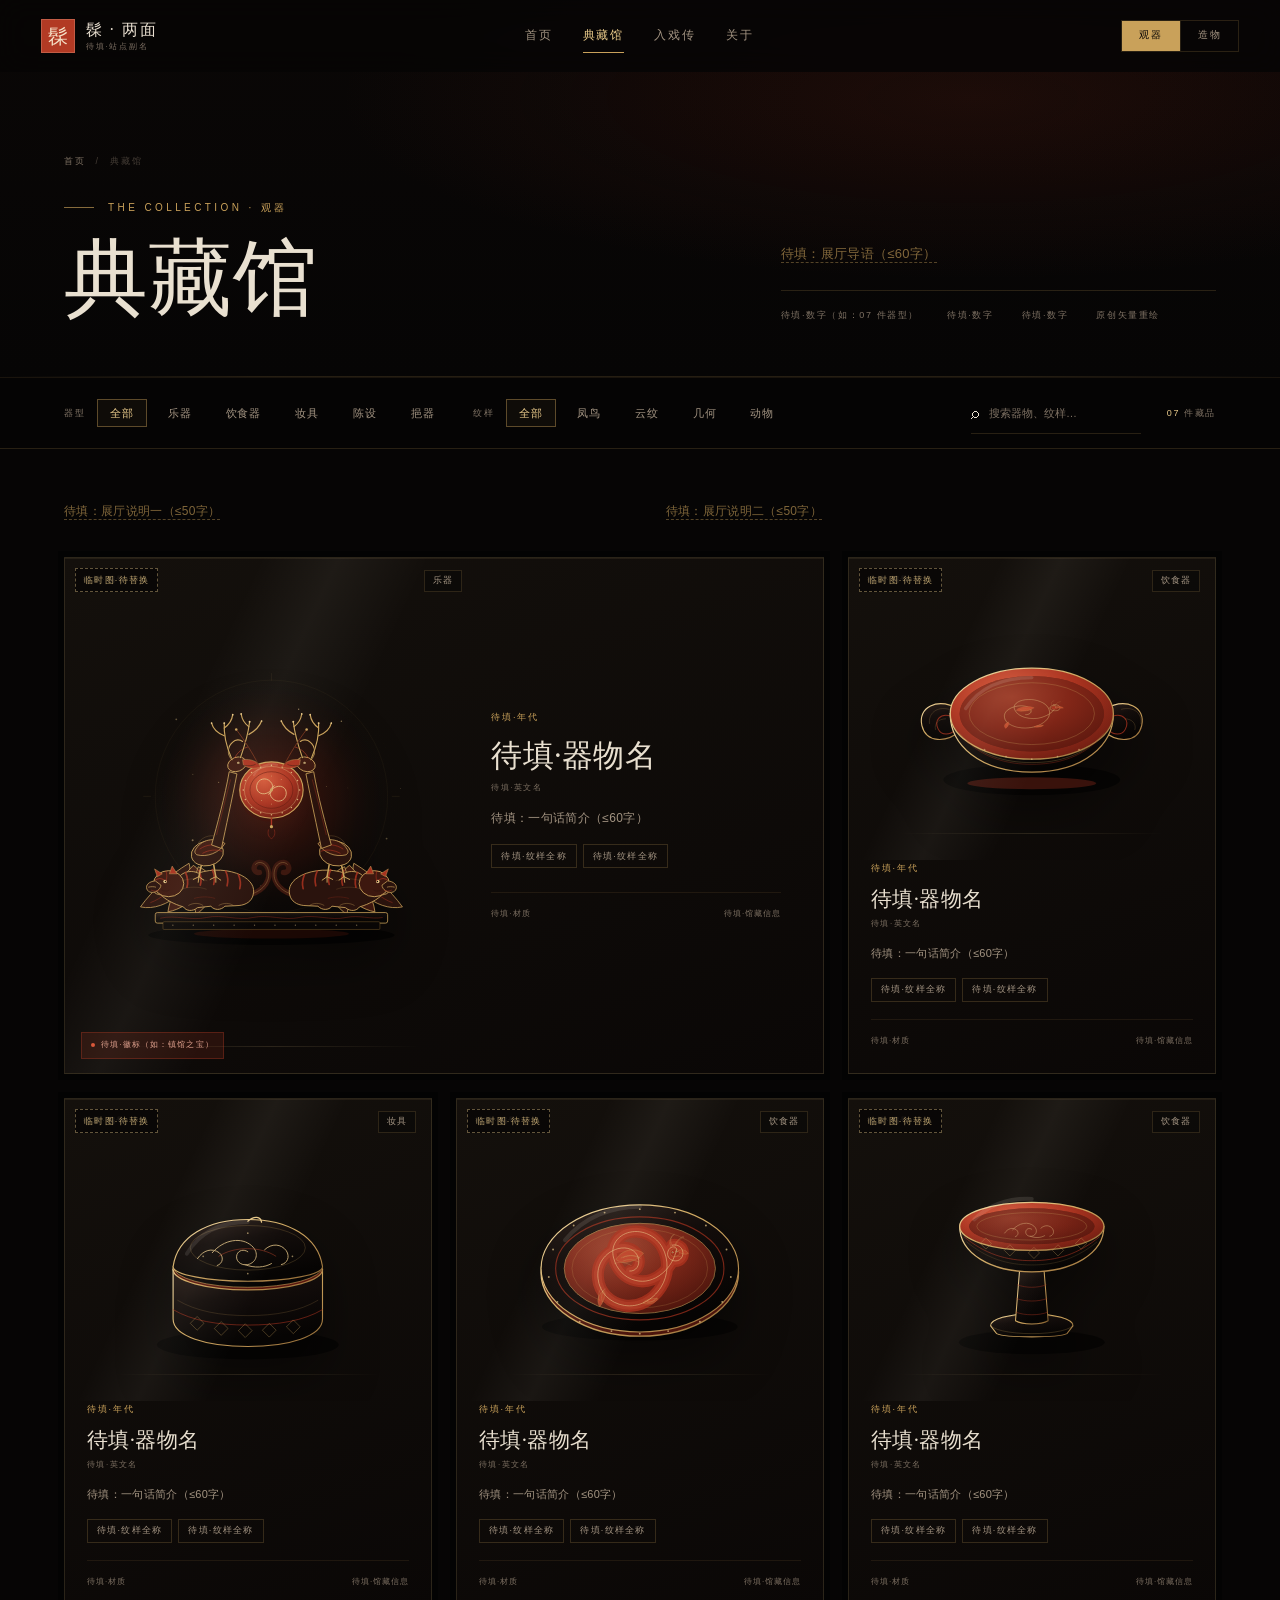
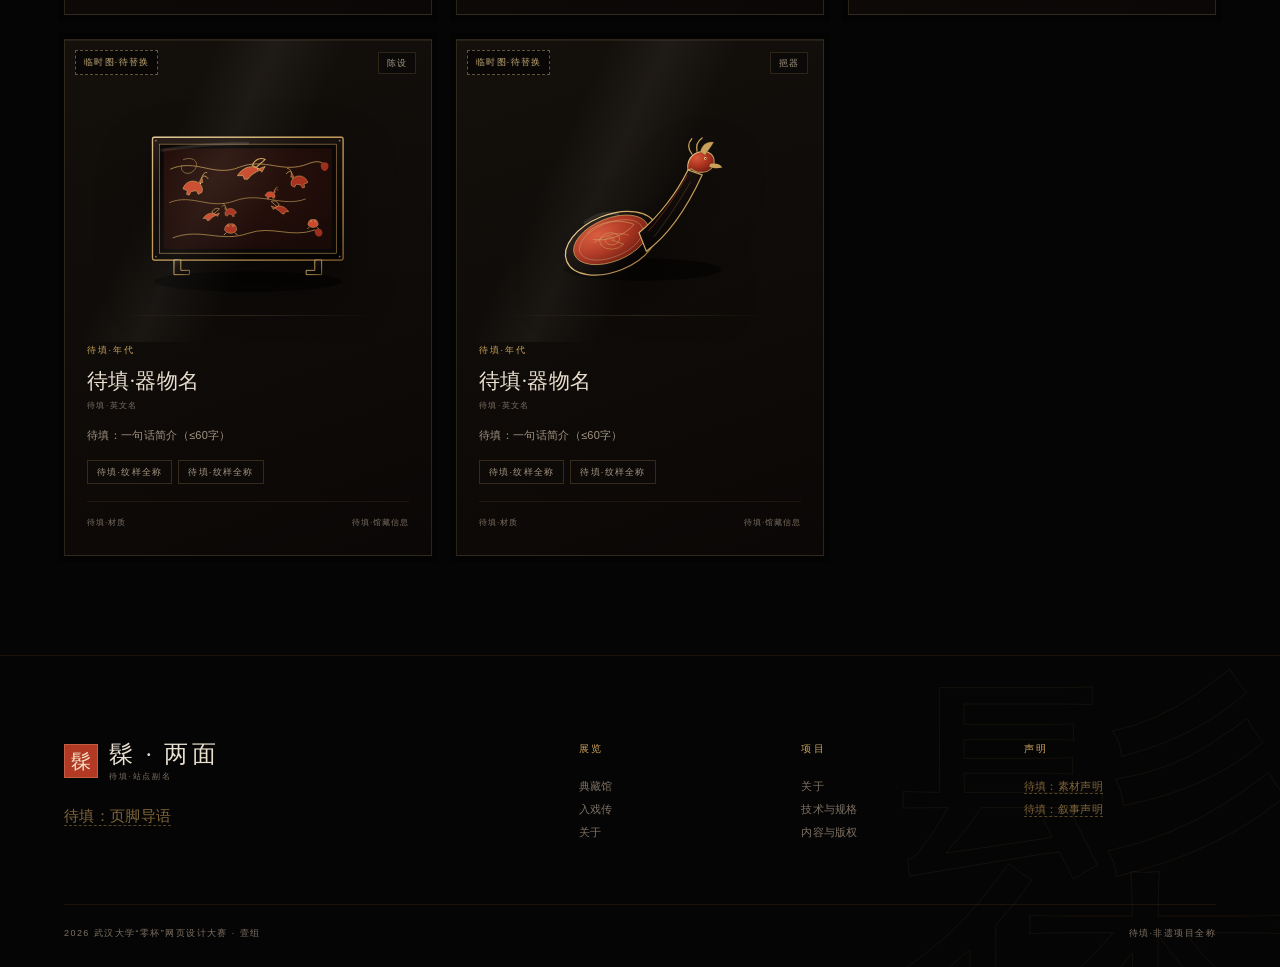
<file: collection.html>
<!DOCTYPE html>
<html lang="zh-CN">
<head>
<meta charset="UTF-8">
<meta name="viewport" content="width=device-width, initial-scale=1">
<title>典藏馆 — 髹·两面</title>
<meta name="description" content="【待填：页描述】">
<meta name="theme-color" content="#060505">
<link rel="icon" href="assets/favicon.svg" type="image/svg+xml">
<link rel="stylesheet" href="css/framework.css">
</head>
<body data-page="collection">
<a class="skip-link" href="#main">跳到主要内容</a>

<header class="site-head">
  <a class="brand" href="index.html" aria-label="髹·两面 首页">
    <span class="seal brand__seal" aria-hidden="true">髹</span>
    <span class="brand__text"><b>髹 · 两面</b><small>待填·站点副名</small></span>
  </a>
  <nav class="site-nav" aria-label="主导航">
    <a href="index.html" data-nav="home">首页</a>
    <a href="collection.html" data-nav="collection">典藏馆</a>
    <a href="story.html" data-nav="story">入戏传</a>
    <a href="about.html" data-nav="about">关于</a>
  </nav>
  <div class="mode-switch" aria-label="切换观看模式">
    <a href="collection.html" data-mode="view">观器</a>
    <a href="story.html" data-mode="make">造物</a>
  </div>
  <button class="nav-toggle" aria-expanded="false" aria-controls="mobileNav" aria-label="打开菜单"><span></span><span></span><span></span></button>
</header>

<div class="mobile-nav" id="mobileNav">
  <a href="index.html" data-nav="home">首页 <small>HOME</small></a>
  <a href="collection.html" data-nav="collection">典藏馆 <small>THE COLLECTION</small></a>
  <a href="story.html" data-nav="story">入戏传 <small>THE MAKING</small></a>
  <a href="about.html" data-nav="about">关于 <small>ABOUT</small></a>
  <div class="mode-switch">
    <a href="collection.html" data-mode="view">观器</a>
    <a href="story.html" data-mode="make">造物</a>
  </div>
  <p class="mobile-meta">2026 武汉大学“零杯”网页设计大赛 · 壹组</p>
</div>

<main id="main">
  <section class="page-head">
    <div class="wrap">
      <nav class="page-head__crumb reveal" aria-label="面包屑">
        <a href="index.html">首页</a><span>/</span><span>典藏馆</span>
      </nav>
      <div class="page-head__grid">
        <div>
          <p class="eyebrow reveal">THE COLLECTION · 观器</p>
          <h1 class="reveal" style="--d:.06s">典藏馆</h1>
        </div>
        <div class="page-head__side reveal" style="--d:.14s">
          <p><span class="slot">待填：展厅导语（≤60字）</span></p>
          <div class="page-head__meta">
            <span>待填·数字（如：07 件器型）</span>
            <span>待填·数字</span>
            <span>待填·数字</span>
            <span>原创矢量重绘</span>
          </div>
        </div>
      </div>
    </div>
  </section>

  <section class="collection-bar" aria-label="筛选馆藏">
    <div class="collection-bar__inner">
      <div class="filter-group" role="group" aria-label="按器型筛选">
        <span class="filter-group__label">器型</span>
        <button class="chip is-active" type="button" data-filter="category" data-value="全部" aria-pressed="true">全部</button>
        <button class="chip" type="button" data-filter="category" data-value="乐器" aria-pressed="false">乐器</button>
        <button class="chip" type="button" data-filter="category" data-value="饮食器" aria-pressed="false">饮食器</button>
        <button class="chip" type="button" data-filter="category" data-value="妆具" aria-pressed="false">妆具</button>
        <button class="chip" type="button" data-filter="category" data-value="陈设" aria-pressed="false">陈设</button>
        <button class="chip" type="button" data-filter="category" data-value="挹器" aria-pressed="false">挹器</button>
      </div>
      <div class="filter-group" role="group" aria-label="按纹样筛选">
        <span class="filter-group__label">纹样</span>
        <button class="chip is-active" type="button" data-filter="pattern" data-value="全部" aria-pressed="true">全部</button>
        <button class="chip" type="button" data-filter="pattern" data-value="凤鸟" aria-pressed="false">凤鸟</button>
        <button class="chip" type="button" data-filter="pattern" data-value="云纹" aria-pressed="false">云纹</button>
        <button class="chip" type="button" data-filter="pattern" data-value="几何" aria-pressed="false">几何</button>
        <button class="chip" type="button" data-filter="pattern" data-value="动物" aria-pressed="false">动物</button>
      </div>
      <div class="collection-bar__spacer"></div>
      <label class="search-box">
        <span aria-hidden="true">⌕</span>
        <input id="searchInput" type="search" placeholder="搜索器物、纹样…" aria-label="搜索器物或纹样">
      </label>
      <span class="result-count"><b id="resultCount">00</b> 件藏品</span>
    </div>
  </section>

  <section class="collection">
    <div class="collection__intro">
      <p class="reveal"><span class="slot">待填：展厅说明一（≤50字）</span></p>
      <p class="reveal" style="--d:.05s"><span class="slot">待填：展厅说明二（≤50字）</span></p>
    </div>
    <div class="cabinet-grid" id="cabinetGrid"></div>
    <div class="empty-state" id="emptyState">
      <p>没有找到这件器物。</p>
      <small>换一个器型或纹样，或者清空搜索。</small>
      <button class="btn btn--small" type="button" id="clearFilters"><span>清空筛选</span></button>
    </div>
  </section>
</main>

<footer class="site-foot">
  <div class="site-foot__top">
    <div class="site-foot__brand">
      <a class="brand" href="index.html">
        <span class="seal brand__seal" aria-hidden="true">髹</span>
        <span class="brand__text"><b>髹 · 两面</b><small>待填·站点副名</small></span>
      </a>
      <p><span class="slot">待填：页脚导语</span></p>
    </div>
    <div class="site-foot__cols">
      <div>
        <h3>展览</h3>
        <a href="collection.html">典藏馆</a>
        <a href="story.html">入戏传</a>
        <a href="about.html">关于</a>
      </div>
      <div>
        <h3>项目</h3>
        <a href="about.html">关于</a>
        <a href="about.html#tech">技术与规格</a>
        <a href="about.html#rights">内容与版权</a>
      </div>
      <div>
        <h3>声明</h3>
        <p><span class="slot">待填：素材声明</span></p>
        <p><span class="slot">待填：叙事声明</span></p>
      </div>
    </div>
  </div>
  <div class="site-foot__bottom">
    <span>2026 武汉大学“零杯”网页设计大赛 · 壹组</span>
    <span>待填·非遗项目全称</span>
  </div>
</footer>

<script src="js/data.js" defer></script>
<script src="js/art.js" defer></script>
<script src="js/site.js" defer></script>
<script src="js/collection.js" defer></script>
</body>
</html>
</file>
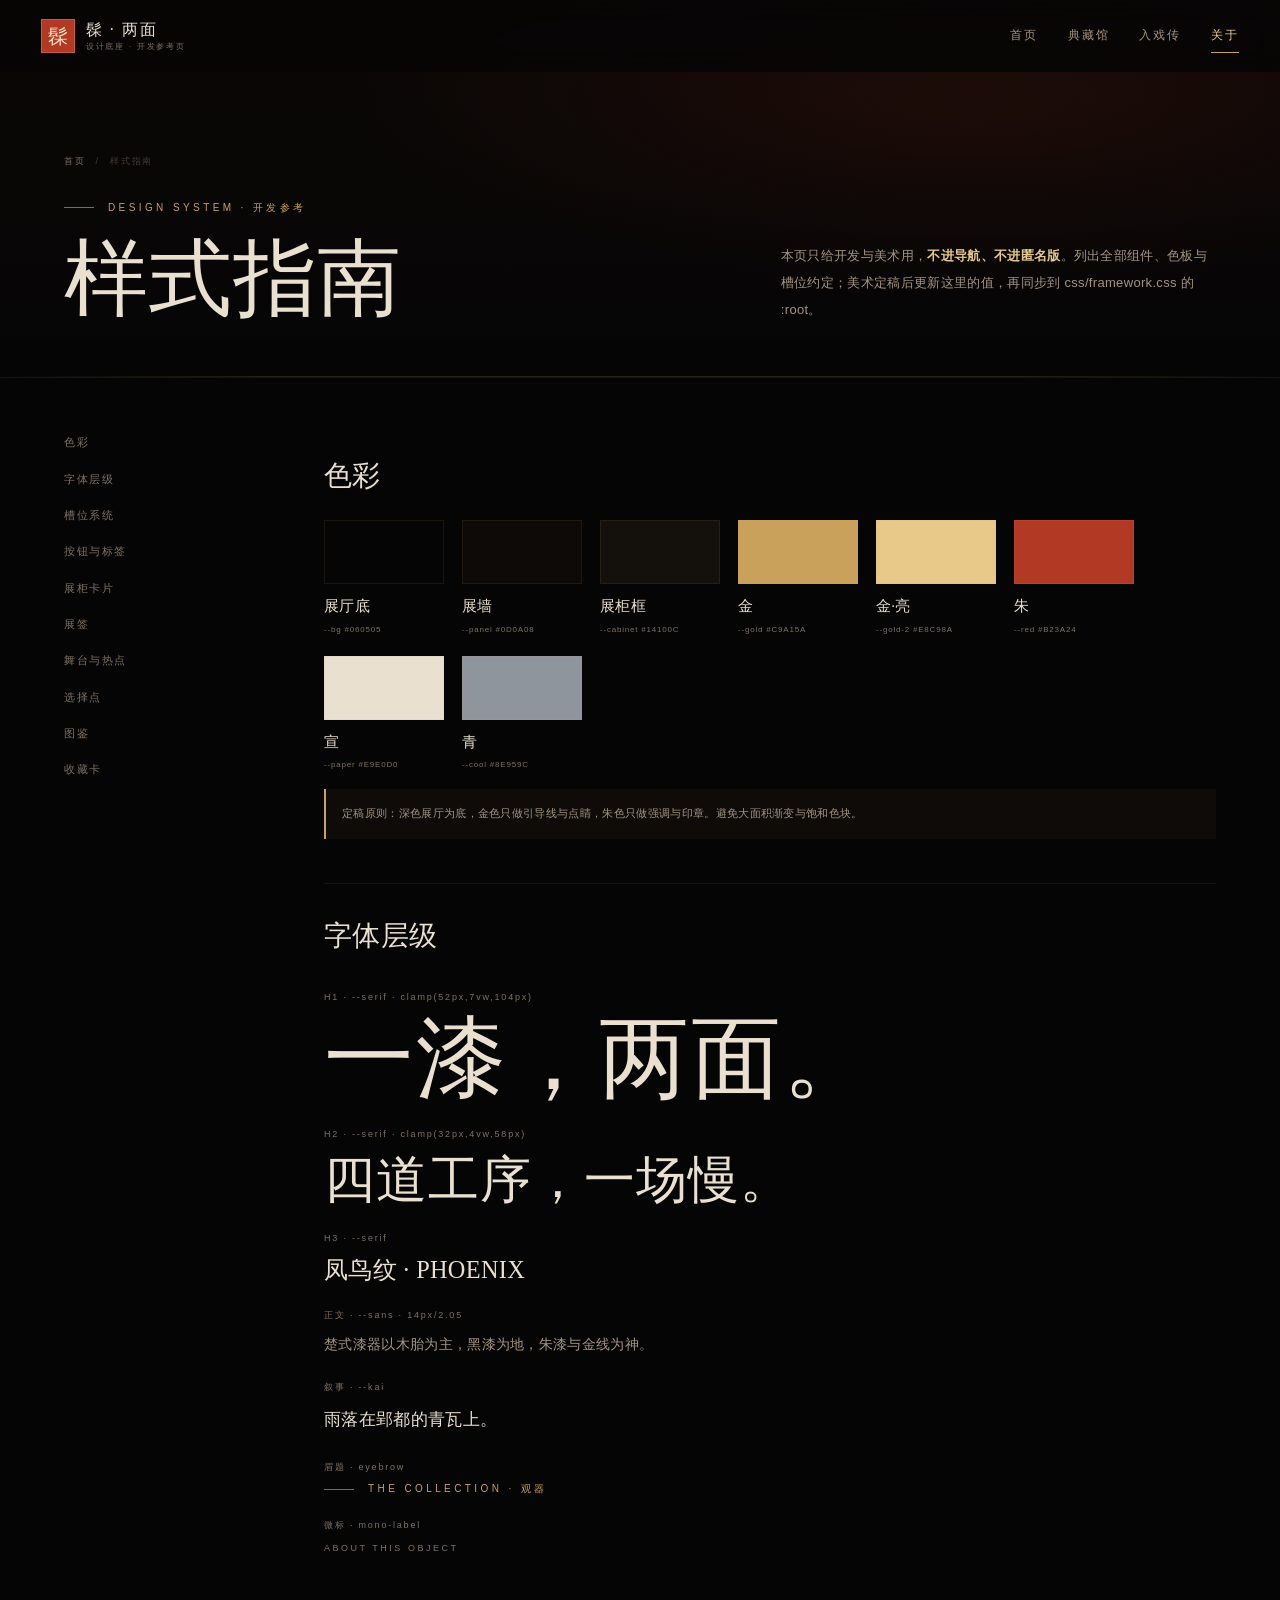
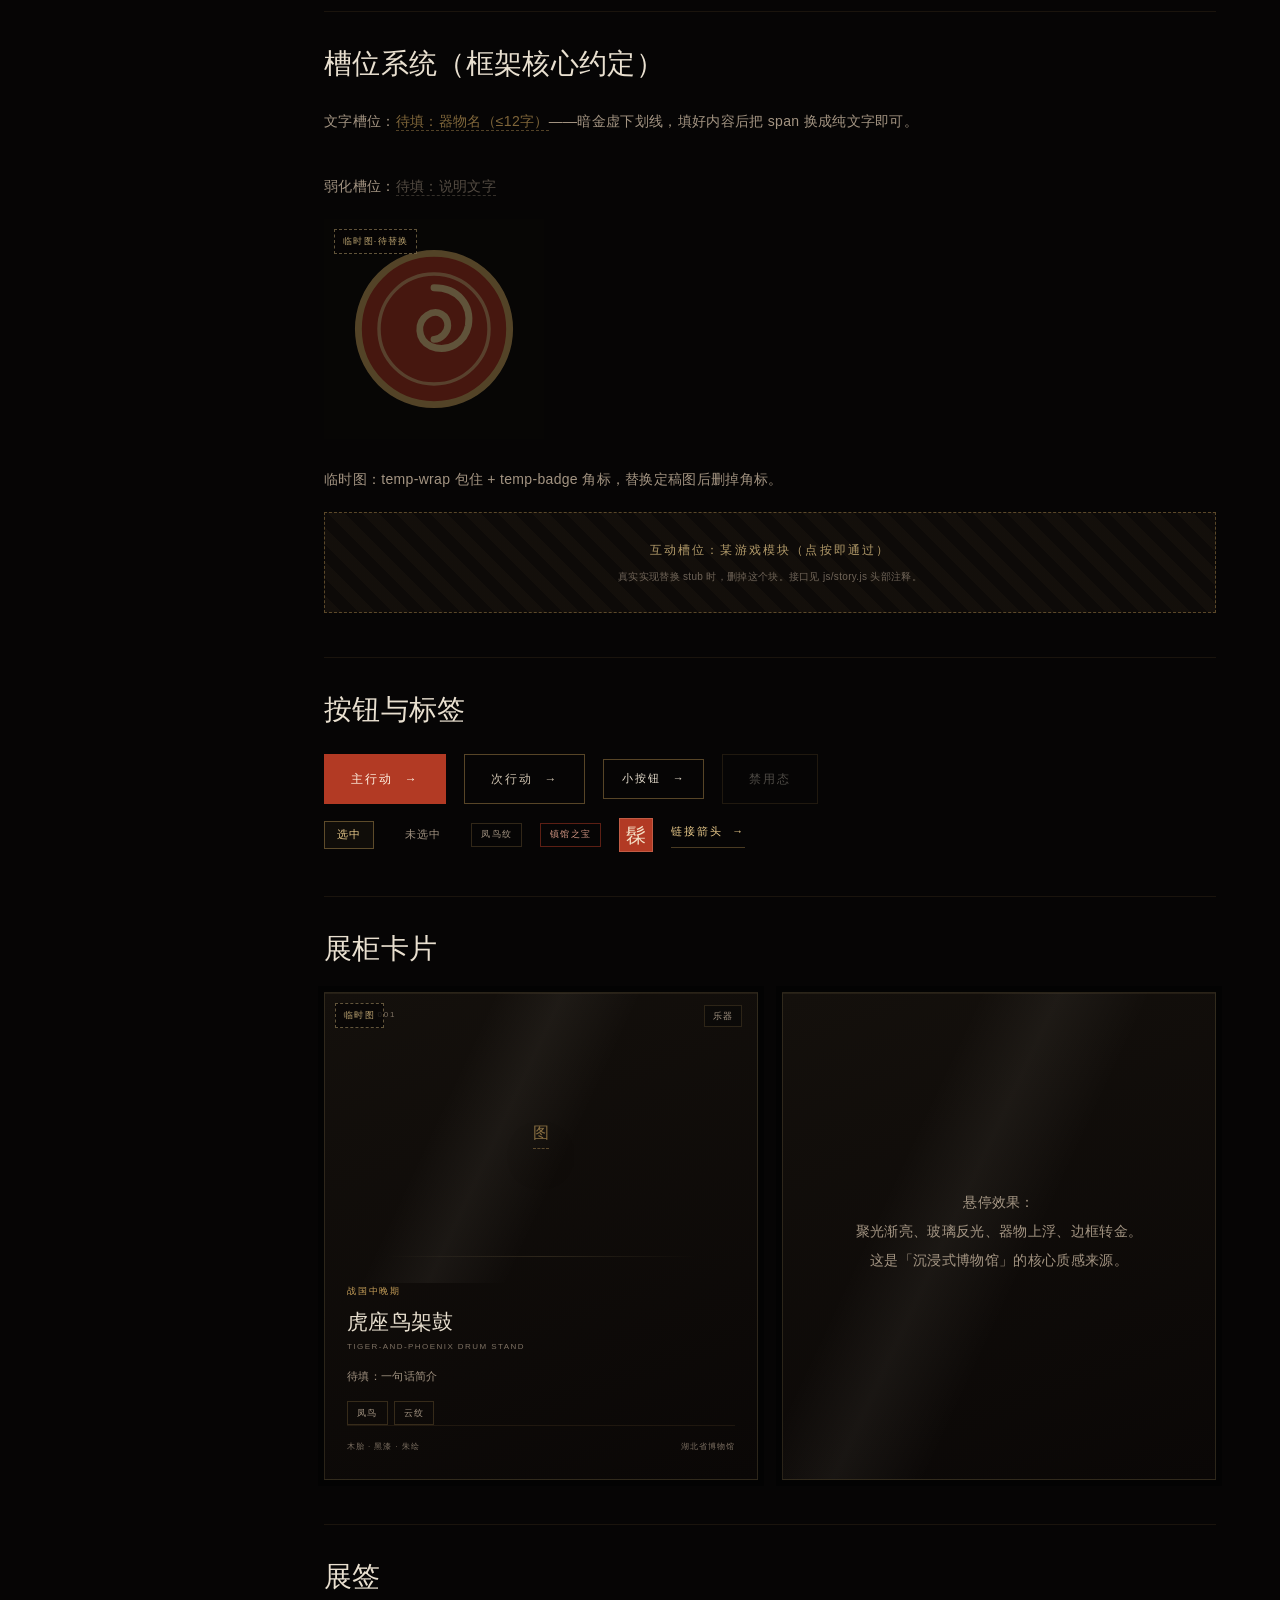
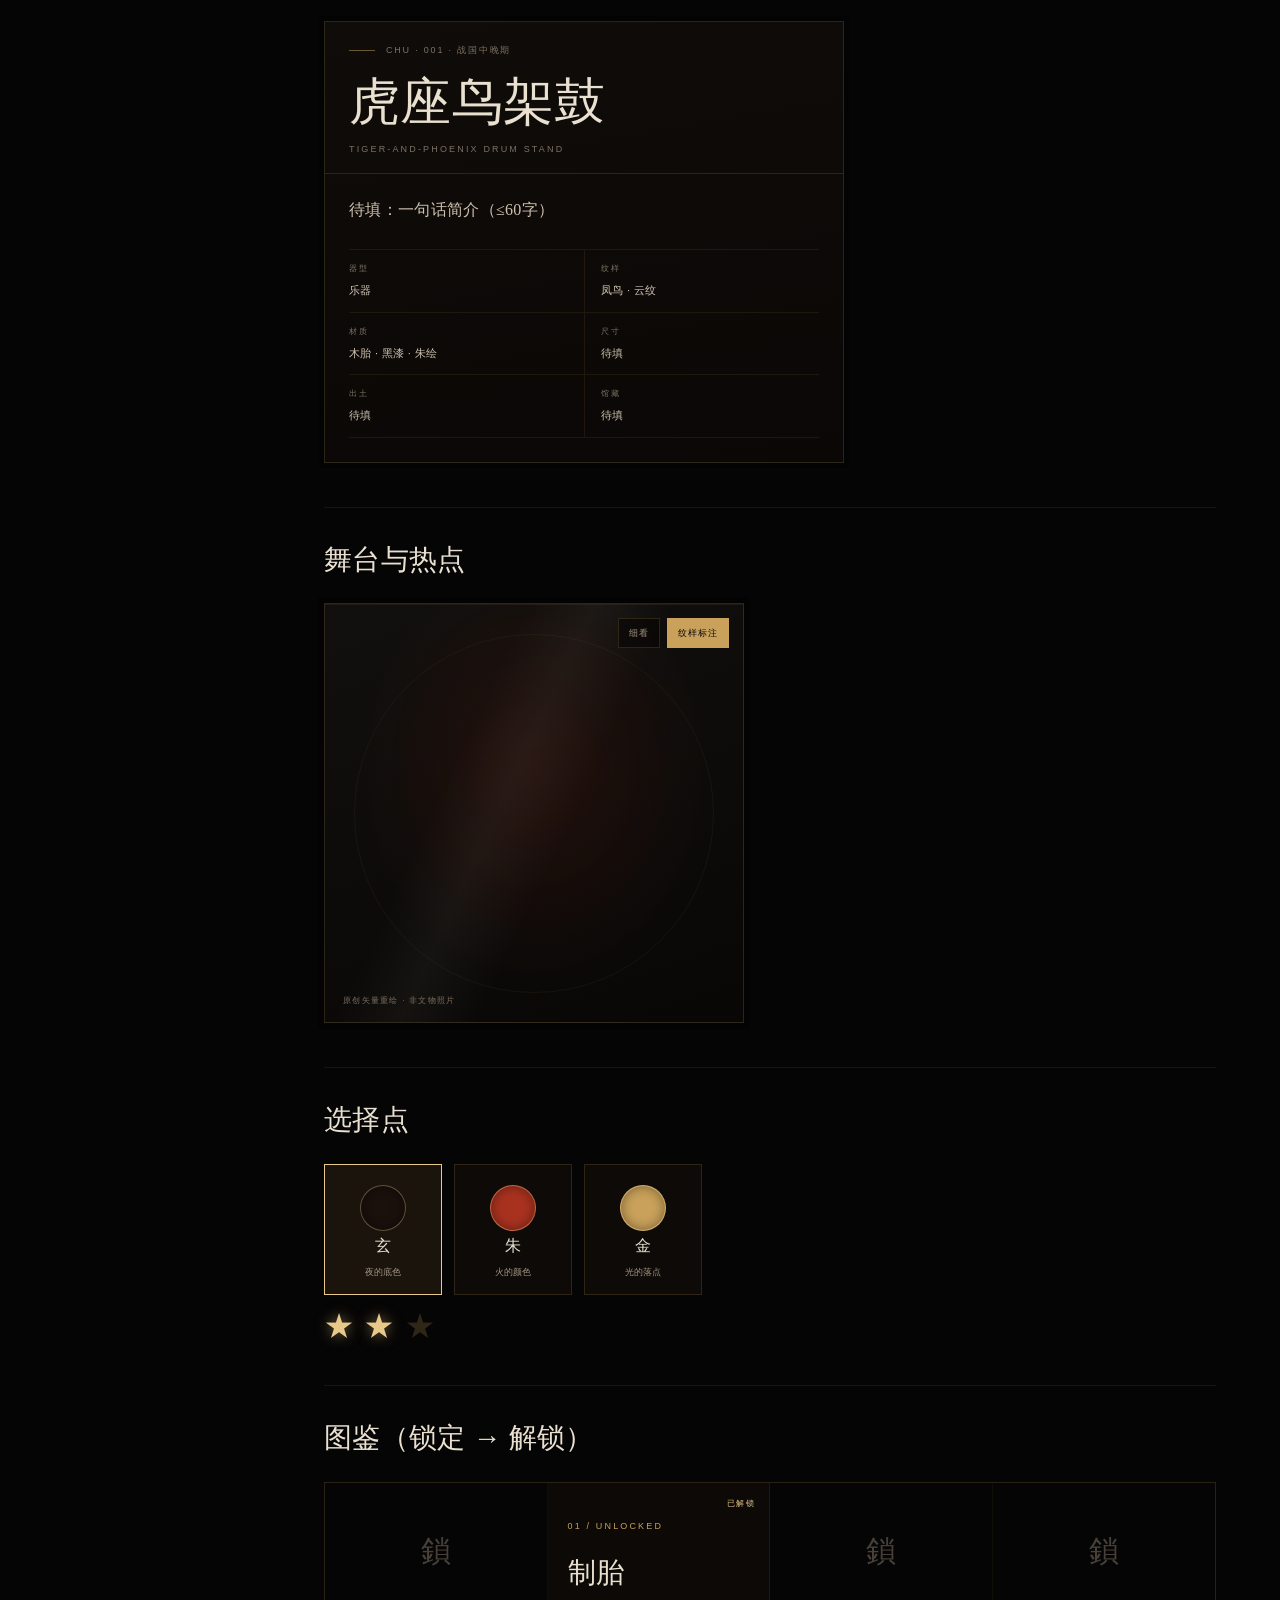
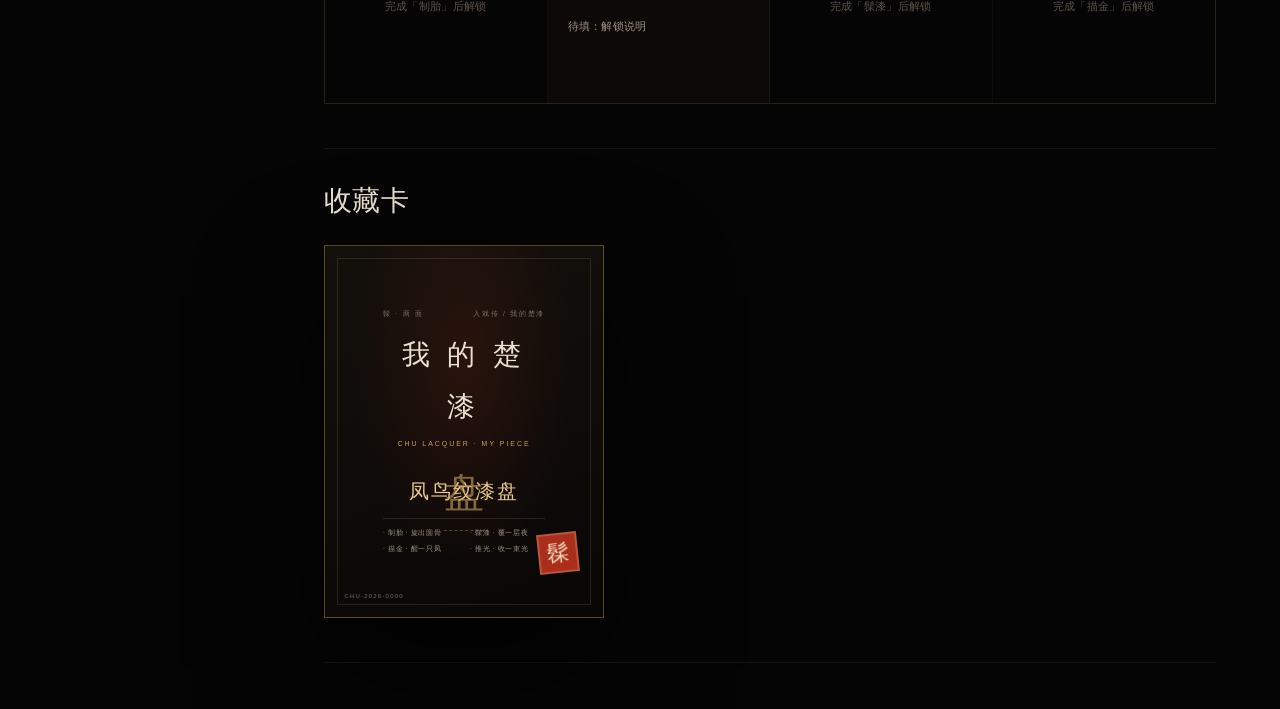
<file: design-system.html>
<!DOCTYPE html>
<html lang="zh-CN">
<head>
<meta charset="UTF-8">
<meta name="viewport" content="width=device-width, initial-scale=1">
<title>样式指南 — 髹·两面（开发用）</title>
<meta name="theme-color" content="#060505">
<link rel="icon" href="assets/favicon.svg" type="image/svg+xml">
<link rel="stylesheet" href="css/framework.css">
</head>
<body data-page="about">
<a class="skip-link" href="#main">跳到主要内容</a>

<header class="site-head">
  <a class="brand" href="index.html" aria-label="髹·两面 首页">
    <span class="seal brand__seal" aria-hidden="true">髹</span>
    <span class="brand__text"><b>髹 · 两面</b><small>设计底座 · 开发参考页</small></span>
  </a>
  <nav class="site-nav" aria-label="主导航">
    <a href="index.html" data-nav="home">首页</a>
    <a href="collection.html" data-nav="collection">典藏馆</a>
    <a href="story.html" data-nav="story">入戏传</a>
    <a href="about.html" data-nav="about">关于</a>
  </nav>
  <button class="nav-toggle" aria-expanded="false" aria-controls="mobileNav" aria-label="打开菜单"><span></span><span></span><span></span></button>
</header>

<main id="main">
  <section class="page-head">
    <div class="wrap">
      <nav class="page-head__crumb"><a href="index.html">首页</a><span>/</span><span>样式指南</span></nav>
      <div class="page-head__grid">
        <div>
          <p class="eyebrow">DESIGN SYSTEM · 开发参考</p>
          <h1>样式指南</h1>
        </div>
        <div class="page-head__side">
          <p>本页只给开发与美术用，<b style="color:var(--gold-2)">不进导航、不进匿名版</b>。列出全部组件、色板与槽位约定；美术定稿后更新这里的值，再同步到 css/framework.css 的 :root。</p>
        </div>
      </div>
    </div>
  </section>

  <section style="padding:46px 0">
    <div class="ds-grid">
      <nav class="ds-side" aria-label="样式指南目录">
        <a href="#ds-color">色彩</a>
        <a href="#ds-type">字体层级</a>
        <a href="#ds-slot">槽位系统</a>
        <a href="#ds-btn">按钮与标签</a>
        <a href="#ds-cabinet">展柜卡片</a>
        <a href="#ds-label">展签</a>
        <a href="#ds-stage">舞台与热点</a>
        <a href="#ds-choice">选择点</a>
        <a href="#ds-codex">图鉴</a>
        <a href="#ds-card">收藏卡</a>
      </nav>

      <div class="ds-main">
        <section id="ds-color">
          <h3>色彩</h3>
          <div class="ds-row">
            <div class="ds-swatch"><i style="background:#060505"></i><b>展厅底</b><span>--bg #060505</span></div>
            <div class="ds-swatch"><i style="background:#0d0a08"></i><b>展墙</b><span>--panel #0D0A08</span></div>
            <div class="ds-swatch"><i style="background:#14100c"></i><b>展柜框</b><span>--cabinet #14100C</span></div>
            <div class="ds-swatch"><i style="background:#c9a15a"></i><b>金</b><span>--gold #C9A15A</span></div>
            <div class="ds-swatch"><i style="background:#e8c98a"></i><b>金·亮</b><span>--gold-2 #E8C98A</span></div>
            <div class="ds-swatch"><i style="background:#b23a24"></i><b>朱</b><span>--red #B23A24</span></div>
            <div class="ds-swatch"><i style="background:#e9e0d0"></i><b>宣</b><span>--paper #E9E0D0</span></div>
            <div class="ds-swatch"><i style="background:#8e959c"></i><b>青</b><span>--cool #8E959C</span></div>
          </div>
          <p class="ds-note">定稿原则：深色展厅为底，金色只做引导线与点睛，朱色只做强调与印章。避免大面积渐变与饱和色块。</p>
        </section>

        <section id="ds-type">
          <h3>字体层级</h3>
          <div class="ds-type"><b>H1 · --serif · clamp(52px,7vw,104px)</b><span class="h1">一漆，两面。</span></div>
          <div class="ds-type"><b>H2 · --serif · clamp(32px,4vw,58px)</b><span class="h2">四道工序，一场慢。</span></div>
          <div class="ds-type"><b>H3 · --serif</b><span class="h3">凤鸟纹 · PHOENIX</span></div>
          <div class="ds-type"><b>正文 · --sans · 14px/2.05</b><p class="body-copy">楚式漆器以木胎为主，黑漆为地，朱漆与金线为神。</p></div>
          <div class="ds-type"><b>叙事 · --kai</b><p class="kai" style="font-size:17px;line-height:2.2">雨落在郢都的青瓦上。</p></div>
          <div class="ds-type"><b>眉题 · eyebrow</b><p class="eyebrow">THE COLLECTION · 观器</p></div>
          <div class="ds-type"><b>微标 · mono-label</b><p class="mono-label">ABOUT THIS OBJECT</p></div>
        </section>

        <section id="ds-slot">
          <h3>槽位系统（框架核心约定）</h3>
          <div class="ds-row" style="align-items:flex-start;flex-direction:column">
            <p class="body-copy">文字槽位：<span class="slot">待填：器物名（≤12字）</span>——暗金虚下划线，填好内容后把 span 换成纯文字即可。</p>
            <p class="body-copy">弱化槽位：<span class="slot slot--muted">待填：说明文字</span></p>
            <div class="temp-wrap" style="width:220px">
              <img src="assets/favicon.svg" alt="" style="opacity:.4;width:220px;background:#0d0a08">
              <span class="temp-badge">临时图·待替换</span>
            </div>
            <p class="body-copy" style="margin-top:8px">临时图：temp-wrap 包住 + temp-badge 角标，替换定稿图后删掉角标。</p>
            <div class="stub is-interactive" style="width:100%">
              <div><b>互动槽位：某游戏模块（点按即通过）</b><span>真实实现替换 stub 时，删掉这个块。接口见 js/story.js 头部注释。</span></div>
            </div>
          </div>
        </section>

        <section id="ds-btn">
          <h3>按钮与标签</h3>
          <div class="ds-row">
            <a class="btn btn--red" href="#"><span>主行动</span><span class="arr">→</span></a>
            <a class="btn btn--ghost" href="#"><span>次行动</span><span class="arr">→</span></a>
            <a class="btn btn--small" href="#"><span>小按钮</span><span class="arr">→</span></a>
            <button class="btn" disabled><span>禁用态</span></button>
          </div>
          <div class="ds-row" style="margin-top:14px">
            <button class="chip is-active">选中</button>
            <button class="chip">未选中</button>
            <span class="tag">凤鸟纹</span>
            <span class="tag tag--accent">镇馆之宝</span>
            <span class="seal">髹</span>
            <a class="link-arrow" href="#">链接箭头</a>
          </div>
        </section>

        <section id="ds-cabinet">
          <h3>展柜卡片</h3>
          <div class="cabinet-grid" style="grid-template-columns:1fr 1fr;width:100%">
            <a class="cabinet" href="#">
              <div class="cabinet__glass temp-wrap">
                <span class="cabinet__no">CHU · 001</span><span class="cabinet__cat">乐器</span>
                <div class="cabinet__art" aria-hidden="true" style="display:grid;place-items:center;height:100%"><span class="slot">图</span></div>
                <span class="temp-badge">临时图</span>
                <span class="cabinet__arrow">查看详情 →</span>
                <span class="cabinet__floor"></span>
              </div>
              <div class="cabinet__body">
                <span class="cabinet__era">战国中晚期</span>
                <h2 class="cabinet__name">虎座鸟架鼓</h2>
                <span class="cabinet__en">Tiger-and-Phoenix Drum Stand</span>
                <p class="cabinet__desc">待填：一句话简介</p>
                <div class="cabinet__tags"><span class="tag">凤鸟</span><span class="tag">云纹</span></div>
                <div class="cabinet__foot"><span>木胎 · 黑漆 · 朱绘</span><span>湖北省博物馆</span></div>
              </div>
            </a>
            <div class="cabinet">
              <div class="cabinet__glass" style="display:grid;place-items:center;text-align:center">
                <p class="body-copy">悬停效果：<br>聚光渐亮、玻璃反光、器物上浮、边框转金。<br>这是「沉浸式博物馆」的核心质感来源。</p>
              </div>
            </div>
          </div>
        </section>

        <section id="ds-label">
          <h3>展签</h3>
          <div class="label-sheet" style="max-width:520px">
            <div class="label-sheet__head">
              <div class="object__no"><i></i><span>CHU · 001 · 战国中晚期</span></div>
              <h1 class="object__name">虎座鸟架鼓</h1>
              <p class="object__en">Tiger-and-Phoenix Drum Stand</p>
            </div>
            <div class="label-sheet__body">
              <p class="object__summary">待填：一句话简介（≤60字）</p>
              <dl class="object__meta">
                <div><dt>器型</dt><dd>乐器</dd></div>
                <div><dt>纹样</dt><dd>凤鸟 · 云纹</dd></div>
                <div><dt>材质</dt><dd>木胎 · 黑漆 · 朱绘</dd></div>
                <div><dt>尺寸</dt><dd>待填</dd></div>
                <div><dt>出土</dt><dd>待填</dd></div>
                <div><dt>馆藏</dt><dd>待填</dd></div>
              </dl>
            </div>
          </div>
        </section>

        <section id="ds-stage">
          <h3>舞台与热点</h3>
          <div class="stage-frame" style="max-width:420px;aspect-ratio:1">
            <div class="object__tools">
              <button class="object__tool" type="button">细看</button>
              <button class="object__tool is-active" type="button">纹样标注</button>
            </div>
            <div class="object__art" style="display:grid;place-items:center"><span class="slot">器物图</span></div>
            <button class="hotspot" type="button" style="left:50%;top:40%">
              <span class="hotspot__tip"><b>标注点</b><span>待填：标注说明</span></span>
            </button>
            <span class="object__label">原创矢量重绘 · 非文物照片</span>
          </div>
        </section>

        <section id="ds-choice">
          <h3>选择点</h3>
          <div class="choice-options" style="margin:0;justify-content:flex-start">
            <button class="choice-option is-picked" type="button">
              <span class="choice-option__swatch" style="background:#1a100c"></span><b>玄</b><span>夜的底色</span>
            </button>
            <button class="choice-option" type="button">
              <span class="choice-option__swatch" style="background:#a9321f"></span><b>朱</b><span>火的颜色</span>
            </button>
            <button class="choice-option" type="button">
              <span class="choice-option__swatch" style="background:#c9a15a"></span><b>金</b><span>光的落点</span>
            </button>
          </div>
          <div class="rating-row" style="justify-content:flex-start;margin-top:16px">
            <span class="rating-star is-on">★</span><span class="rating-star is-on">★</span><span class="rating-star">★</span>
          </div>
        </section>

        <section id="ds-codex">
          <h3>图鉴（锁定 → 解锁）</h3>
          <div class="codex__grid" style="width:100%">
            <div class="codex-item is-locked"><span class="codex-item__lock">鎖</span><p class="codex-item__text" style="text-align:center">完成「制胎」后解锁</p></div>
            <div class="codex-item is-open"><span class="codex-item__no">01 / UNLOCKED</span><h3 class="codex-item__name">制胎</h3><p class="codex-item__text">待填：解锁说明</p></div>
            <div class="codex-item is-locked"><span class="codex-item__lock">鎖</span><p class="codex-item__text" style="text-align:center">完成「髹漆」后解锁</p></div>
            <div class="codex-item is-locked"><span class="codex-item__lock">鎖</span><p class="codex-item__text" style="text-align:center">完成「描金」后解锁</p></div>
          </div>
        </section>

        <section id="ds-card">
          <h3>收藏卡</h3>
          <div class="collection-card" style="width:280px">
            <div class="collection-card__top"><span>髹 · 两 面</span><span>入戏传 / 我的楚漆</span></div>
            <div class="collection-card__title">我 的 楚 漆</div>
            <div class="collection-card__sub">CHU LACQUER · MY PIECE</div>
            <div class="collection-card__art"><span class="slot" style="font-size:40px">盘</span></div>
            <div class="collection-card__name">凤鸟纹漆盘</div>
            <div class="collection-card__lines"><span>制胎 · 旋出圆骨</span><span>髹漆 · 覆一层夜</span><span>描金 · 醒一只凤</span><span>推光 · 收一束光</span></div>
            <div class="collection-card__seal">髹</div>
            <div class="collection-card__no">CHU-2026-0000</div>
          </div>
        </section>
      </div>
    </div>
  </section>
</main>

<script src="js/site.js" defer></script>
</body>
</html>
</file>
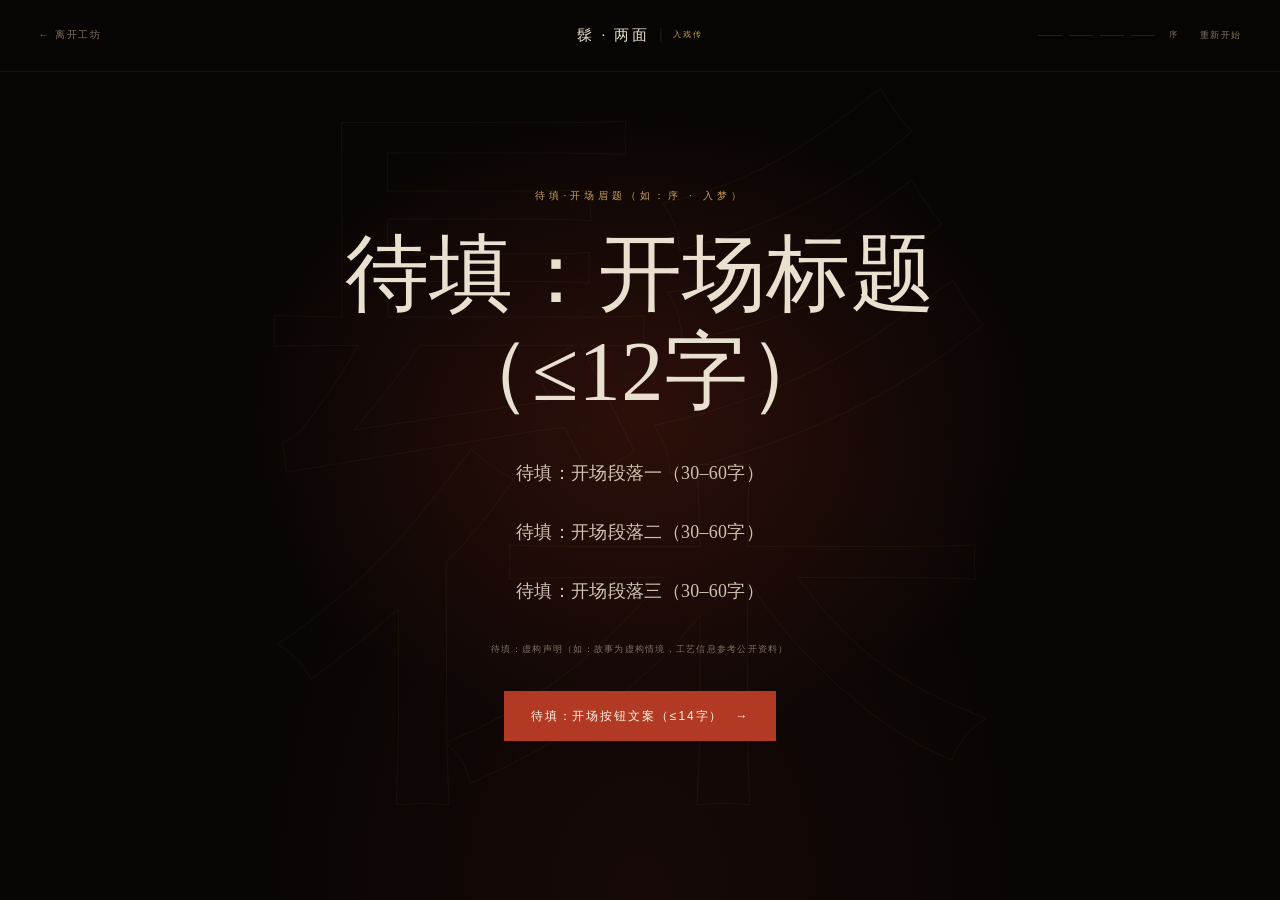
<file: story.html>
<!DOCTYPE html>
<html lang="zh-CN">
<head>
<meta charset="UTF-8">
<meta name="viewport" content="width=device-width, initial-scale=1">
<title>入戏传 — 髹·两面</title>
<meta name="description" content="【待填：页描述】">
<meta name="theme-color" content="#070504">
<link rel="icon" href="assets/favicon.svg" type="image/svg+xml">
<link rel="stylesheet" href="css/framework.css">
</head>
<body data-page="story">
<a class="skip-link" href="#main">跳到主要内容</a>

<header class="story-head">
  <a class="story-back" href="index.html">← 离开工坊</a>
  <div class="story-brand">髹 · 两面 <span>入戏传</span></div>
  <div class="story-head__right">
    <div class="story-progress" id="storyProgress" aria-label="工序进度">
      <i data-dot="0"></i><i data-dot="1"></i><i data-dot="2"></i><i data-dot="3"></i>
      <span id="storyProgressLabel">序</span>
    </div>
    <button class="story-reset" id="storyReset" type="button">重新开始</button>
  </div>
</header>

<main id="main">
  <!-- 开场 -->
  <section class="story-intro" id="storyIntro">
    <div class="story-intro__inner">
      <p class="story-intro__kicker" id="introKicker"></p>
      <h1 class="story-intro__title" id="introTitle"></h1>
      <div class="story-intro__text" id="introText"></div>
      <p class="story-intro__note" id="introNote"></p>
      <button class="btn btn--red" id="startStory" type="button"><span id="startLabel"></span><span class="arr">→</span></button>
    </div>
  </section>

  <!-- 四步工序 -->
  <section class="story-work" id="storyWork" hidden>
    <aside class="story-copy">
      <div class="story-copy__inner" id="storyCopy">
        <p class="story-copy__kicker" id="stepKicker"></p>
        <h2 class="story-copy__title" id="stepTitle"></h2>
        <div class="story-copy__text" id="stepStory"></div>
        <p class="story-copy__fact" id="stepFact"></p>
      </div>
      <div class="story-copy__nav">
        <button class="btn btn--ghost btn--small" id="prevStep" type="button">上一步</button>
        <button class="btn btn--red btn--small" id="nextStep" type="button" disabled><span>下一步</span><span class="arr">→</span></button>
        <button class="story-copy__back" id="backToIntro" type="button">回到序</button>
      </div>
    </aside>

    <div class="story-stage-wrap" id="stageWrap" data-scene="body">
      <div class="story-stage" id="storyStage" role="group" aria-label="互动工序区">
        <div class="story-stage__scene" data-scene-label="舞台" aria-hidden="true"></div>
        <div class="story-stage__art temp-wrap" id="storyArt">
          <span class="temp-badge">临时图·待替换</span>
        </div>
        <div class="story-meter" aria-hidden="true">
          <div class="story-meter__bar"><i id="meterBar"></i></div>
          <div class="story-meter__label"><span id="meterLabel"></span><b id="meterValue">0%</b></div>
        </div>
      </div>

      <div class="story-action">
        <p class="story-action__main" id="stepAction"></p>
        <p class="story-action__helper">
          <span id="stepHelper"></span>
          <button class="story-action__skip" id="skipStep" type="button">跳过</button>
        </p>
      </div>

      <div class="story-feedback" id="storyFeedback" role="status" aria-live="polite">
        <p class="story-feedback__kicker">工序完成 · DONE</p>
        <div class="story-feedback__text" id="feedbackText"></div>
        <div class="story-feedback__actions">
          <button class="btn btn--red btn--small" id="feedbackNext" type="button"><span>继续</span><span class="arr">→</span></button>
          <button class="btn btn--ghost btn--small" id="feedbackStay" type="button">再看看</button>
        </div>
      </div>

      <!-- 选择点 -->
      <div class="choice-overlay" id="choiceOverlay" role="dialog" aria-modal="true">
        <div class="choice-panel">
          <p class="choice-panel__kicker" id="choiceKicker">选择 · CHOICE</p>
          <h3 class="choice-panel__title" id="choiceTitle"></h3>
          <p class="choice-panel__hint" id="choiceHint"></p>
          <div class="choice-options" id="choiceOptions"></div>
          <button class="btn btn--red" id="choiceConfirm" type="button"><span>就选这个</span><span class="arr">→</span></button>
        </div>
      </div>
    </div>
  </section>

  <!-- 结局 + 图鉴 -->
  <section class="story-end" id="storyEnd" hidden>
    <div class="story-end__grid">
      <div class="story-end__art temp-wrap" id="endArt">
        <span class="temp-badge">临时图·待替换</span>
      </div>
      <div>
        <p class="story-end__kicker" id="endKicker"></p>
        <h2 class="story-end__title" id="endTitle"></h2>
        <div class="story-end__text" id="endText"></div>
        <div class="story-end__actions">
          <button class="btn btn--red" id="openCard" type="button"><span>生成我的收藏卡</span><span class="arr">→</span></button>
          <a class="btn btn--ghost" href="collection.html"><span>去看典藏馆</span><span class="arr">→</span></a>
        </div>
        <div class="story-end__meta" id="endMeta"></div>
      </div>
    </div>
  </section>

  <section class="codex" id="codex" hidden>
    <div class="codex__head">
      <div>
        <p class="eyebrow">THE CODEX · 图鉴</p>
        <h2 class="h2" style="margin-top:14px">做一步，解锁一页。</h2>
      </div>
      <p><span class="slot">待填：图鉴说明（≤40字）</span></p>
    </div>
    <div class="codex__grid" id="codexGrid"></div>
    <div class="codex-bonus" id="codexBonus">
      <h3 id="bonusTitle"></h3>
      <p id="bonusText"></p>
    </div>
  </section>
</main>

<!-- 收藏卡 -->
<div class="card-modal" id="cardModal" role="dialog" aria-modal="true" aria-labelledby="cardTitle" hidden>
  <div class="card-shell">
    <div class="collection-card" id="collectionCard">
      <div class="collection-card__top"><span>髹 · 两 面</span><span>入戏传 / 我的楚漆</span></div>
      <div class="collection-card__title" id="cardHead">我 的 楚 漆</div>
      <div class="collection-card__sub" id="cardSub">CHU LACQUER · MY PIECE</div>
      <div class="collection-card__art" id="cardArt"></div>
      <div class="collection-card__name" id="cardName"></div>
      <div class="collection-card__lines" id="cardLines"></div>
      <div class="collection-card__seal">髹</div>
      <div class="collection-card__no" id="cardNo"></div>
    </div>
    <div class="card-panel">
      <p class="card-panel__kicker">YOUR COLLECTION CARD</p>
      <h2 class="card-panel__title" id="cardTitle">给它留个名字。</h2>
      <p class="card-panel__text">这张卡会记录你的选择：漆色、纹样与老师傅的评语。名字会印在卡上，图片可以直接保存。</p>
      <div class="card-field">
        <label for="cardNameInput">器名</label>
        <input id="cardNameInput" type="text" maxlength="18" autocomplete="off">
      </div>
      <div class="card-panel__actions">
        <button class="btn btn--red" id="saveCard" type="button"><span>保存收藏卡（PNG）</span><span class="arr">↓</span></button>
        <button class="btn btn--ghost btn--small" id="redoStory" type="button">再做一件</button>
      </div>
      <button class="card-panel__close" id="closeCard" type="button">先不保存，回到结局</button>
      <p class="card-panel__note">收藏卡由本页即时生成，不上传服务器。图像为临时示意图，待替换为定稿素材。</p>
    </div>
  </div>
</div>

<script src="js/data.js" defer></script>
<script src="js/art.js" defer></script>
<script src="js/site.js" defer></script>
<script src="js/story.js" defer></script>
</body>
</html>
</file>
<file: css/framework.css>
/* ============================================================
   髹·两面 框架版 — 设计底座（沉浸式博物馆方向）
   v0 framework：只搭结构骨架。文字槽位、临时图、互动 stub
   的样式都在这里；内容由三人按 FILL-GUIDE.md 填入。
   原生 CSS，无任何第三方库。
   ============================================================ */

:root {
  /* —— 色彩 —— */
  --bg: #060505;            /* 展厅最深底色 */
  --bg-2: #0a0806;
  --panel: #0d0a08;         /* 展墙 */
  --cabinet: #14100c;       /* 展柜框 */
  --cabinet-2: #1a1410;
  --glass: rgba(255, 244, 224, 0.035);   /* 玻璃面 */
  --glass-line: rgba(232, 201, 138, 0.14);
  --gold: #c9a15a;
  --gold-2: #e8c98a;
  --gold-3: #8f6b33;
  --red: #b23a24;
  --red-2: #d9583a;
  --red-deep: #6e1d12;
  --paper: #e9e0d0;
  --paper-2: #cfc3b0;
  --muted: #a39482;
  --muted-2: #7e7163;
  --cool: #8e959c;          /* 展签冷灰，备用 */
  --line: rgba(201, 161, 90, 0.18);
  --line-soft: rgba(201, 161, 90, 0.1);
  --line-strong: rgba(201, 161, 90, 0.42);

  /* —— 字体 —— */
  --serif: "Songti SC", "STSong", "STZhongsong", "SimSun", "Noto Serif SC", serif;
  --kai: "Kaiti SC", "STKaiti", "KaiTi", "KaiTi_GB2312", serif;
  --sans: "PingFang SC", "Microsoft YaHei", "Noto Sans SC", "Source Han Sans SC", sans-serif;

  /* —— 节奏 —— */
  --head-h: 72px;
  --ease: cubic-bezier(0.22, 0.61, 0.36, 1);
  --ease-out: cubic-bezier(0.16, 1, 0.3, 1);
  --shadow: 0 30px 90px rgba(0, 0, 0, 0.55);

  /* —— 展柜语言 —— */
  --spot: radial-gradient(ellipse at 50% 0%, rgba(232, 201, 138, 0.14), transparent 62%);
  --guide-line: rgba(201, 161, 90, 0.16);
}

*, *::before, *::after { box-sizing: border-box; }
html { -webkit-text-size-adjust: 100%; scroll-behavior: smooth; }

body {
  margin: 0;
  background: var(--bg);
  color: var(--paper);
  font-family: var(--sans);
  font-size: 16px;
  line-height: 1.85;
  letter-spacing: 0.02em;
  -webkit-font-smoothing: antialiased;
  overflow-x: hidden;
}
body.is-locked { overflow: hidden; }
::selection { background: var(--red); color: #fff4e4; }
a { color: inherit; text-decoration: none; }
button, input { font: inherit; color: inherit; }
button { cursor: pointer; background: none; border: 0; padding: 0; }
h1, h2, h3, h4, p, figure, dl, dd { margin: 0; }
ul, ol { margin: 0; padding: 0; list-style: none; }
img, svg { display: block; max-width: 100%; }
[hidden] { display: none !important; }
:focus-visible { outline: 1px solid var(--gold-2); outline-offset: 4px; }

.skip-link {
  position: fixed; top: 10px; left: 10px; z-index: 500;
  padding: 10px 18px; background: var(--gold); color: #0a0807;
  font-size: 13px; transform: translateY(-160%);
  transition: transform 0.25s var(--ease);
}
.skip-link:focus { transform: translateY(0); }

/* ============================================================
   槽位系统 —— 框架的核心约定
   .slot       文字待填：虚线下划线 + 暗金
   .temp-badge 图片待换：贴角小标
   .stub       互动待做：虚线框占位模块
   ============================================================ */
.slot {
  color: rgba(201, 161, 90, 0.62);
  border-bottom: 1px dashed rgba(201, 161, 90, 0.4);
  padding-bottom: 1px;
  font-weight: inherit;
}
.slot--muted { color: rgba(163, 148, 130, 0.5); border-bottom-color: rgba(163, 148, 130, 0.3); }
.temp-wrap { position: relative; }
.temp-badge {
  position: absolute; top: 10px; left: 10px; z-index: 5;
  padding: 3px 8px;
  background: rgba(6, 5, 5, 0.72);
  border: 1px dashed rgba(232, 201, 138, 0.4);
  color: rgba(232, 201, 138, 0.8);
  font-size: 9px; letter-spacing: 0.14em;
  pointer-events: none;
}
.stub {
  border: 1px dashed rgba(201, 161, 90, 0.4);
  background:
    repeating-linear-gradient(45deg, rgba(201, 161, 90, 0.03) 0 12px, transparent 12px 24px),
    rgba(201, 161, 90, 0.03);
  display: grid; place-items: center; text-align: center;
  padding: 26px 20px;
  min-height: 90px;
}
.stub b { display: block; font-size: 12px; letter-spacing: 0.18em; color: rgba(232, 201, 138, 0.75); font-weight: 400; }
.stub span { display: block; margin-top: 6px; font-size: 10px; line-height: 1.9; color: rgba(163, 148, 130, 0.65); }
.stub.is-interactive { cursor: pointer; transition: border-color 0.3s, background 0.3s; }
.stub.is-interactive:hover { border-color: var(--gold); background: rgba(201, 161, 90, 0.06); }

/* ============================================================
   通用
   ============================================================ */
.wrap { width: min(1280px, calc(100% - 10vw)); margin: 0 auto; }
.wrap--narrow { width: min(960px, calc(100% - 12vw)); margin: 0 auto; }
.wrap--wide { width: min(1560px, calc(100% - 6vw)); margin: 0 auto; }

.eyebrow {
  display: flex; align-items: center; gap: 14px;
  font-size: 10px; letter-spacing: 0.34em; line-height: 1.6;
  color: var(--gold); text-transform: uppercase;
}
.eyebrow::before { content: ""; width: 30px; height: 1px; background: var(--gold); opacity: 0.65; flex: none; }
.eyebrow--center { justify-content: center; }
.eyebrow--center::after { content: ""; width: 30px; height: 1px; background: var(--gold); opacity: 0.65; }

.h1 { font-family: var(--serif); font-size: clamp(52px, 7vw, 104px); font-weight: 400; line-height: 1.05; letter-spacing: 0.02em; }
.h2 { font-family: var(--serif); font-size: clamp(32px, 4vw, 58px); font-weight: 400; line-height: 1.2; letter-spacing: 0.02em; }
.h3 { font-family: var(--serif); font-size: clamp(20px, 1.9vw, 28px); font-weight: 400; line-height: 1.4; }
.lead { font-family: var(--serif); font-size: clamp(17px, 1.5vw, 22px); line-height: 2; color: var(--paper-2); }
.body-copy { font-size: 14px; line-height: 2.05; color: var(--muted); }
.body-copy + .body-copy { margin-top: 1.3em; }
.kai { font-family: var(--kai); }
.mono-label { font-size: 9px; letter-spacing: 0.28em; color: var(--muted-2); text-transform: uppercase; }
.small { font-size: 11px; }

.rule { height: 1px; background: var(--line); border: 0; }
.rule--short { width: 64px; background: var(--gold); opacity: 0.6; }

/* 按钮 */
.btn {
  position: relative; display: inline-flex; align-items: center; justify-content: center;
  gap: 12px; min-height: 50px; padding: 0 26px;
  border: 1px solid var(--line-strong); background: transparent;
  color: var(--paper); font-size: 12px; letter-spacing: 0.16em;
  overflow: hidden; transition: color 0.45s var(--ease), border-color 0.45s var(--ease), transform 0.45s var(--ease);
}
.btn::before {
  content: ""; position: absolute; inset: 0; background: var(--gold);
  transform: scaleX(0); transform-origin: left; transition: transform 0.5s var(--ease-out); z-index: 0;
}
.btn > * { position: relative; z-index: 1; }
.btn:hover { color: #0a0807; border-color: var(--gold); }
.btn:hover::before { transform: scaleX(1); }
.btn:active { transform: translateY(1px); }
.btn--red { background: var(--red); border-color: var(--red); color: #fff3e3; }
.btn--red::before { background: var(--gold-2); }
.btn--red:hover { color: #0a0807; border-color: var(--gold-2); }
.btn--ghost { color: var(--paper-2); }
.btn--small { min-height: 40px; padding: 0 18px; font-size: 11px; }
.btn--block { width: 100%; }
.btn[disabled] { opacity: 0.32; pointer-events: none; }
.btn .arr { display: inline-block; transition: transform 0.4s var(--ease); }
.btn:hover .arr { transform: translateX(4px); }

.chip {
  min-height: 28px; padding: 0 12px; border: 1px solid transparent;
  color: var(--muted); font-size: 11px; letter-spacing: 0.08em;
  transition: color 0.3s, border-color 0.3s, background 0.3s;
}
.chip:hover { color: var(--paper); border-color: var(--line); }
.chip.is-active { color: var(--gold-2); border-color: var(--line-strong); background: rgba(201, 161, 90, 0.05); }

.tag {
  display: inline-flex; align-items: center; min-height: 24px; padding: 0 9px;
  border: 1px solid rgba(201, 161, 90, 0.22); color: var(--muted);
  font-size: 9px; letter-spacing: 0.14em; white-space: nowrap;
}
.tag--accent { border-color: rgba(178, 58, 36, 0.5); color: #d99a86; }

.seal {
  display: inline-grid; place-items: center; width: 34px; height: 34px;
  background: var(--red); color: #f6e3c9; font-family: var(--kai);
  font-size: 20px; line-height: 1; box-shadow: inset 0 0 0 1px rgba(255, 230, 200, 0.2);
}

/* 入场揭示 */
.reveal { opacity: 0; transform: translateY(26px); transition: opacity 1s var(--ease-out), transform 1s var(--ease-out); transition-delay: var(--d, 0s); }
.reveal.is-in { opacity: 1; transform: none; }
@media (prefers-reduced-motion: reduce) {
  html { scroll-behavior: auto; }
  *, *::before, *::after { animation-duration: 0.001ms !important; animation-iteration-count: 1 !important; transition-duration: 0.001ms !important; }
  .reveal { opacity: 1; transform: none; }
}

/* ============================================================
   页头
   ============================================================ */
.site-head {
  position: fixed; inset: 0 0 auto 0; z-index: 100; height: var(--head-h);
  display: flex; align-items: center; justify-content: space-between; gap: 26px;
  padding: 0 3.2vw;
  background: rgba(6, 5, 5, 0.86);
  -webkit-backdrop-filter: blur(14px); backdrop-filter: blur(14px);
  border-bottom: 1px solid transparent;
  transition: border-color 0.4s, background 0.4s;
}
body[data-page="home"] .site-head { background: linear-gradient(180deg, rgba(6, 5, 5, 0.8), rgba(6, 5, 5, 0)); -webkit-backdrop-filter: none; backdrop-filter: none; }
.site-head.is-scrolled, body[data-page="home"] .site-head.is-scrolled {
  background: rgba(6, 5, 5, 0.92); -webkit-backdrop-filter: blur(14px); backdrop-filter: blur(14px);
  border-bottom-color: var(--line-soft);
}
.brand { display: flex; align-items: center; gap: 11px; flex: none; }
.brand__seal { transition: background 0.35s, transform 0.35s; }
.brand:hover .brand__seal { background: #8f2a18; transform: rotate(-4deg); }
.brand__text { display: flex; flex-direction: column; line-height: 1.2; }
.brand__text b { font-family: var(--serif); font-size: 16px; font-weight: 400; letter-spacing: 0.12em; }
.brand__text small { font-size: 8px; letter-spacing: 0.22em; color: var(--muted-2); margin-top: 3px; }

.site-nav { display: flex; align-items: center; gap: 30px; }
.site-nav a { position: relative; font-size: 12px; letter-spacing: 0.16em; color: var(--muted); padding: 6px 0; transition: color 0.3s; }
.site-nav a::after { content: ""; position: absolute; left: 0; right: 0; bottom: 0; height: 1px; background: var(--gold); transform: scaleX(0); transform-origin: left; transition: transform 0.35s; }
.site-nav a:hover { color: var(--paper); }
.site-nav a:hover::after, .site-nav a.is-active::after { transform: scaleX(1); }
.site-nav a.is-active { color: var(--gold-2); }

.mode-switch { display: inline-flex; align-items: stretch; border: 1px solid var(--line); height: 32px; flex: none; }
.mode-switch a { display: grid; place-items: center; min-width: 58px; padding: 0 11px; font-size: 10px; letter-spacing: 0.18em; color: var(--muted); transition: background 0.35s, color 0.35s; }
.mode-switch a + a { border-left: 1px solid var(--line); }
.mode-switch a:hover { color: var(--paper); }
.mode-switch a.is-active { background: var(--gold); color: #0b0806; }
body[data-page="collection"] .mode-switch a[data-mode="view"],
body[data-page="artifact"] .mode-switch a[data-mode="view"],
body[data-page="story"] .mode-switch a[data-mode="make"] { background: var(--gold); color: #0b0806; }

.nav-toggle { display: none; width: 40px; height: 40px; border: 1px solid var(--line); position: relative; }
.nav-toggle span { position: absolute; left: 11px; width: 18px; height: 1px; background: var(--paper); transition: transform 0.35s, opacity 0.35s; }
.nav-toggle span:nth-child(1) { top: 15px; }
.nav-toggle span:nth-child(2) { top: 20px; }
.nav-toggle span:nth-child(3) { top: 25px; }
body.nav-open .nav-toggle span:nth-child(1) { transform: translateY(5px) rotate(45deg); }
body.nav-open .nav-toggle span:nth-child(2) { opacity: 0; }
body.nav-open .nav-toggle span:nth-child(3) { transform: translateY(-5px) rotate(-45deg); }

.mobile-nav {
  position: fixed; inset: 0; z-index: 90;
  display: flex; flex-direction: column; justify-content: center; padding: 0 8vw;
  background: #060505; opacity: 0; visibility: hidden; transition: opacity 0.45s, visibility 0.45s;
}
body.nav-open .mobile-nav { opacity: 1; visibility: visible; }
.mobile-nav a { display: flex; align-items: baseline; gap: 16px; padding: 13px 0; border-bottom: 1px solid var(--line-soft); font-family: var(--serif); font-size: clamp(28px, 8.4vw, 44px); }
.mobile-nav a small { font-family: var(--sans); font-size: 9px; letter-spacing: 0.26em; color: var(--muted-2); }
.mobile-nav .mode-switch { margin-top: 28px; align-self: flex-start; }
.mobile-nav .mobile-meta { margin-top: 24px; font-size: 10px; letter-spacing: 0.2em; color: var(--muted-2); }

@media (max-width: 900px) {
  :root { --head-h: 62px; }
  .site-head { padding: 0 5vw; }
  .site-nav, .site-head > .mode-switch { display: none; }
  .nav-toggle { display: block; }
  .brand__text small { display: none; }
}

/* ============================================================
   推门转场 —— 全站页面切换的统一语言
   ============================================================ */
.door {
  position: fixed; inset: 0; z-index: 500; pointer-events: none;
  display: flex;
  opacity: 0; visibility: hidden;
  transition: opacity 0.3s var(--ease), visibility 0.3s;
}
.door.is-on { opacity: 1; visibility: visible; }
.door__panel {
  flex: 1; background: var(--bg);
  border-right: 1px solid var(--line-soft);
  transform: translateX(0);
  transition: transform 0.55s var(--ease-out);
  display: grid; place-items: center;
  position: relative; overflow: hidden;
}
.door__panel:last-child { border-right: 0; border-left: 1px solid var(--line-soft); }
.door__panel::after {
  content: "髹"; position: absolute; top: 50%; transform: translateY(-50%);
  font-family: var(--serif); font-size: 22vh; color: transparent;
  -webkit-text-stroke: 1px rgba(201, 161, 90, 0.12); pointer-events: none;
}
.door__panel:first-child::after { right: 0.6em; }
.door__panel:last-child::after { left: 0.6em; }
.door.is-on .door__panel:first-child { transform: translateX(-101%); }
.door.is-on .door__panel:last-child { transform: translateX(101%); }
.door__line {
  position: absolute; top: 0; bottom: 0; left: 50%; width: 1px;
  background: var(--gold); opacity: 0.7; z-index: 2;
  transition: opacity 0.3s;
}

/* ============================================================
   页头（内页）
   ============================================================ */
.page-head {
  position: relative;
  padding: calc(var(--head-h) + clamp(64px, 9vh, 110px)) 0 clamp(46px, 6vh, 76px);
  border-bottom: 1px solid var(--line-soft);
  overflow: hidden;
}
.page-head::before {
  content: ""; position: absolute; inset: 0; z-index: -1;
  background:
    radial-gradient(ellipse at 76% 26%, rgba(110, 34, 20, 0.2), transparent 46%),
    linear-gradient(180deg, #0a0706, #060505);
}
.page-head::after {
  content: ""; position: absolute; left: 0; right: 0; bottom: 0; height: 1px;
  background: linear-gradient(90deg, transparent, var(--guide-line) 20%, var(--guide-line) 80%, transparent);
}
.page-head__crumb { display: flex; align-items: center; gap: 10px; margin-bottom: 30px; font-size: 9px; letter-spacing: 0.2em; color: var(--muted-2); }
.page-head__crumb a:hover { color: var(--gold-2); }
.page-head__crumb span { opacity: 0.5; }
.page-head__grid { display: grid; grid-template-columns: 1.2fr 0.8fr; gap: 5vw; align-items: end; }
.page-head h1 { margin-top: 18px; font-family: var(--serif); font-size: clamp(48px, 6.6vw, 96px); font-weight: 400; line-height: 1.06; }
.page-head__side p { font-size: 13px; line-height: 2.05; color: var(--muted); max-width: 34em; }
.page-head__meta { display: flex; flex-wrap: wrap; gap: 16px 28px; margin-top: 22px; padding-top: 16px; border-top: 1px solid var(--line); font-size: 9px; letter-spacing: 0.18em; color: var(--muted-2); }
@media (max-width: 900px) { .page-head__grid { grid-template-columns: 1fr; gap: 24px; } }

/* ============================================================
   首页 · 推门
   ============================================================ */
.hero {
  position: relative; min-height: 100svh;
  display: flex; align-items: center; overflow: hidden;
  padding: calc(var(--head-h) + 14px) 0 60px;
  isolation: isolate;
}
.hero__bg {
  position: absolute; inset: 0; z-index: -2;
  background:
    radial-gradient(ellipse at 68% 40%, rgba(110, 29, 18, 0.36), transparent 44%),
    radial-gradient(ellipse at 20% 80%, rgba(78, 50, 28, 0.14), transparent 46%),
    linear-gradient(180deg, #080605, #0a0807 60%, #060505);
}
.hero__bg::after {
  content: ""; position: absolute; inset: 0;
  background-image:
    linear-gradient(var(--guide-line) 1px, transparent 1px),
    linear-gradient(90deg, var(--guide-line) 1px, transparent 1px);
  background-size: 120px 120px;
  mask-image: radial-gradient(ellipse at 62% 44%, #000 0%, transparent 72%);
  -webkit-mask-image: radial-gradient(ellipse at 62% 44%, #000 0%, transparent 72%);
}
.hero__spotlight {
  position: absolute; inset: 0; z-index: -1; pointer-events: none;
  background: radial-gradient(340px circle at var(--mx, 68%) var(--my, 44%), rgba(201, 161, 90, 0.09), transparent 70%);
}
.hero__inner {
  width: min(1480px, calc(100% - 8vw)); margin: 0 auto;
  display: grid; grid-template-columns: minmax(350px, 0.9fr) minmax(430px, 1.1fr);
  align-items: center; gap: 1vw; position: relative; z-index: 2;
}
.hero__copy { position: relative; z-index: 3; padding-left: clamp(0px, 2vw, 40px); }
.hero__title { font-family: var(--serif); font-weight: 400; font-size: clamp(72px, 8.2vw, 146px); line-height: 0.98; letter-spacing: 0.01em; }
.hero__title span { display: block; white-space: nowrap; }
.hero__title span:nth-child(2) { padding-left: 0.9em; color: var(--gold-2); }
.hero__sub { margin-top: clamp(22px, 3.4vh, 40px); max-width: 30em; font-family: var(--serif); font-size: clamp(14px, 1.1vw, 17px); line-height: 2.1; color: var(--muted); }
.hero__actions { display: flex; flex-wrap: wrap; gap: 13px; margin-top: clamp(26px, 3.8vh, 42px); }
.hero__note { margin-top: 16px; font-size: 9px; letter-spacing: 0.18em; color: var(--muted-2); }
.hero__stats { display: flex; gap: clamp(24px, 3.2vw, 52px); margin-top: clamp(30px, 4.6vh, 56px); padding-top: 22px; border-top: 1px solid var(--line-soft); max-width: 420px; }
.hero__stat b { display: block; font-family: var(--serif); font-size: 27px; font-weight: 400; line-height: 1; color: var(--gold-2); }
.hero__stat span { display: block; margin-top: 7px; font-size: 9px; letter-spacing: 0.22em; color: var(--muted-2); }

.hero__stage { position: relative; min-height: clamp(460px, 64vh, 720px); display: grid; place-items: center; perspective: 1200px; }
.hero__stage::after { content: ""; position: absolute; left: 50%; bottom: 6%; width: 42%; height: 20px; transform: translateX(-50%); background: radial-gradient(ellipse, rgba(0,0,0,0.72), transparent 70%); filter: blur(4px); }
.hero__halo { position: absolute; width: min(56vw, 700px); aspect-ratio: 1; border-radius: 50%; background: radial-gradient(circle, rgba(146, 40, 24, 0.3), rgba(90, 24, 14, 0.1) 46%, transparent 70%); filter: blur(6px); }
.hero__ring { position: absolute; border: 1px solid rgba(201, 161, 90, 0.13); border-radius: 50%; pointer-events: none; }
.hero__ring--1 { width: 42%; aspect-ratio: 1; border-style: dashed; animation: spin 90s linear infinite; }
.hero__ring--2 { width: 64%; aspect-ratio: 1; border-color: rgba(201, 161, 90, 0.07); animation: spin 140s linear infinite reverse; }
@keyframes spin { to { transform: rotate(360deg); } }
.hero__art { position: relative; z-index: 2; width: min(46vw, 620px); transform-style: preserve-3d; transform: rotateX(calc(var(--ry, 0) * 3.2deg)) rotateY(calc(var(--rx, 0) * 4.6deg)); transition: transform 0.5s var(--ease); animation: heroFloat 8s ease-in-out infinite; }
.hero__art .art { width: 100%; height: auto; filter: drop-shadow(0 40px 50px rgba(0,0,0,0.55)); }
@keyframes heroFloat { 0%, 100% { translate: 0 0; } 50% { translate: 0 -13px; } }
.hero__hint { position: absolute; bottom: 2%; right: 2%; z-index: 4; display: flex; align-items: center; gap: 10px; font-size: 8px; letter-spacing: 0.2em; color: var(--muted-2); writing-mode: vertical-rl; }
.hero__hint::before { content: ""; width: 1px; height: 30px; background: linear-gradient(var(--line-strong), transparent); }

@media (max-width: 1180px) { .hero__title { font-size: clamp(60px, 8vw, 104px); } .hero__art { width: min(48vw, 540px); } }
@media (max-width: 900px) {
  .hero { min-height: auto; flex-direction: column; align-items: stretch; padding: calc(var(--head-h) + 46px) 0 80px; }
  .hero__inner { grid-template-columns: 1fr; gap: 10px; width: min(calc(100% - 10vw), 620px); margin: 0 auto; }
  .hero__title { font-size: clamp(58px, 15vw, 90px); }
  .hero__title span:nth-child(2) { padding-left: 1.1em; }
  .hero__stage { min-height: 300px; order: 2; }
  .hero__art { width: min(76vw, 460px); }
  .hero__halo { width: min(96vw, 600px); }
  .hero__hint { display: none; }
}

/* —— 两扇门 —— */
.doorway { padding: clamp(70px, 10vh, 120px) 0 clamp(80px, 11vh, 130px); background: #060505; border-top: 1px solid var(--line-soft); }
.doorway__head { display: flex; justify-content: space-between; align-items: flex-end; gap: 30px; width: min(1280px, calc(100% - 10vw)); margin: 0 auto 40px; }
.doorway__head p { max-width: 26em; font-size: 12px; line-height: 2; color: var(--muted); }
.doorway__grid { display: grid; grid-template-columns: 1fr 1fr; width: min(1520px, calc(100% - 6vw)); margin: 0 auto; border: 1px solid var(--line); }
.door-card {
  position: relative; min-height: 540px; padding: clamp(30px, 3.6vw, 58px);
  display: flex; flex-direction: column; overflow: hidden; isolation: isolate;
  transition: background 0.5s;
}
.door-card + .door-card { border-left: 1px solid var(--line); }
.door-card--museum { background: linear-gradient(180deg, rgba(16, 23, 28, 0.55), rgba(8, 11, 14, 0.92)); }
.door-card--workshop { background: linear-gradient(180deg, rgba(34, 16, 10, 0.55), rgba(12, 7, 5, 0.94)); }
.door-card__no { font-size: 10px; letter-spacing: 0.3em; color: var(--muted-2); }
.door-card__title { margin-top: 16px; font-family: var(--serif); font-size: clamp(38px, 4.2vw, 62px); font-weight: 400; line-height: 1.12; letter-spacing: 0.05em; }
.door-card--museum .door-card__title { color: #d5dde2; }
.door-card--workshop .door-card__title { color: #f2dfc6; }
.door-card__en { margin-top: 9px; font-size: 9px; letter-spacing: 0.3em; color: var(--muted-2); }
.door-card__desc { max-width: 26em; margin-top: 22px; font-size: 12px; line-height: 2.05; color: var(--muted); }
.door-card__list { display: flex; flex-wrap: wrap; gap: 7px; margin-top: 22px; position: relative; z-index: 2; }
.door-card__link { display: inline-flex; align-items: center; gap: 11px; margin-top: 30px; font-size: 11px; letter-spacing: 0.2em; position: relative; z-index: 2; }
.door-card__link .circle { display: grid; place-items: center; width: 34px; height: 34px; border: 1px solid var(--line-strong); border-radius: 50%; transition: background 0.35s, color 0.35s, transform 0.35s; }
.door-card__link:hover .circle { background: var(--gold); color: #0a0807; transform: translateX(4px); }
.door-card__art { position: absolute; right: -6%; bottom: -8%; width: 60%; opacity: 0.85; transform: translateY(26px) scale(0.97); transition: transform 0.8s var(--ease-out), opacity 0.8s; pointer-events: none; z-index: 1; filter: drop-shadow(0 28px 36px rgba(0,0,0,0.5)); }
.door-card:hover .door-card__art { transform: translateY(6px) scale(1); opacity: 1; }
.door-card__no, .door-card__title, .door-card__en, .door-card__desc { position: relative; z-index: 2; }
@media (max-width: 860px) {
  .doorway__grid { grid-template-columns: 1fr; }
  .door-card + .door-card { border-left: 0; border-top: 1px solid var(--line); }
  .door-card { min-height: 440px; }
  .doorway__head { flex-direction: column; align-items: flex-start; }
}

/* ============================================================
   展柜墙（典藏馆列表）
   ============================================================ */
.collection-bar {
  position: sticky; top: var(--head-h); z-index: 50;
  background: rgba(6, 5, 5, 0.92); -webkit-backdrop-filter: blur(12px); backdrop-filter: blur(12px);
  border-bottom: 1px solid var(--line);
}
.collection-bar__inner { width: min(1280px, calc(100% - 10vw)); margin: 0 auto; display: flex; align-items: center; gap: 26px; min-height: 70px; }
.filter-group { display: flex; align-items: center; gap: 8px; flex-wrap: wrap; }
.filter-group__label { font-size: 9px; letter-spacing: 0.22em; color: var(--muted-2); margin-right: 3px; }
.collection-bar__spacer { flex: 1; }
.search-box { display: flex; align-items: center; gap: 8px; border-bottom: 1px solid var(--line); min-width: 170px; padding: 6px 0; transition: border-color 0.3s; }
.search-box:focus-within { border-color: var(--gold); }
.search-box input { width: 100%; border: 0; background: transparent; outline: 0; font-size: 11px; color: var(--paper); }
.search-box input::placeholder { color: var(--muted-2); }
.result-count { flex: none; font-size: 9px; letter-spacing: 0.18em; color: var(--muted-2); white-space: nowrap; }
.result-count b { color: var(--gold-2); font-weight: 400; }
@media (max-width: 1100px) {
  .collection-bar__inner { flex-wrap: wrap; gap: 10px 20px; padding: 13px 0; }
  .collection-bar__spacer { display: none; }
  .search-box { flex: 1; min-width: 140px; }
}
@media (max-width: 720px) {
  .collection-bar { position: static; }
  .collection-bar__inner { display: block; padding: 15px 0; }
  .filter-group { margin-bottom: 9px; overflow-x: auto; flex-wrap: nowrap; scrollbar-width: none; }
  .filter-group::-webkit-scrollbar { display: none; }
  .filter-group__label { display: none; }
  .chip { flex: none; }
  .result-count { display: block; margin-top: 11px; }
}

.collection { padding: clamp(40px, 5.5vh, 62px) 0 clamp(80px, 11vh, 130px); }
.collection__intro { width: min(1280px, calc(100% - 10vw)); margin: 0 auto 34px; display: grid; grid-template-columns: 1fr 1fr; gap: 4vw; align-items: end; }
.collection__intro p { font-size: 12px; line-height: 2; color: var(--muted); max-width: 40em; }
.cabinet-grid { display: grid; grid-template-columns: repeat(3, 1fr); gap: 24px; width: min(1280px, calc(100% - 10vw)); margin: 0 auto; }

.cabinet {
  position: relative; display: flex; flex-direction: column; min-height: 470px;
  border: 1px solid var(--glass-line);
  background: linear-gradient(160deg, var(--cabinet), #0a0706);
  box-shadow: 0 0 0 6px rgba(0, 0, 0, 0.4), inset 0 1px 0 rgba(232, 201, 138, 0.08);
  overflow: hidden;
  transition: border-color 0.45s, transform 0.55s var(--ease), box-shadow 0.55s;
}
.cabinet:hover { border-color: rgba(201, 161, 90, 0.45); transform: translateY(-7px); box-shadow: 0 0 0 6px rgba(0,0,0,0.4), 0 30px 70px rgba(0,0,0,0.38); }
.cabinet.is-hidden { display: none; }
.cabinet--feature { grid-column: span 2; flex-direction: row; min-height: 400px; }
.cabinet__glass { position: relative; flex: 1.12; min-height: 290px; padding: 26px 22px 36px; display: grid; place-items: center; overflow: hidden; }
.cabinet--feature .cabinet__glass { min-height: 400px; }
.cabinet__glass::before { content: ""; position: absolute; inset: 0; background: var(--spot); opacity: 0; transition: opacity 0.6s; }
.cabinet:hover .cabinet__glass::before { opacity: 1; }
.cabinet__glass::after { content: ""; position: absolute; inset: 0; background: linear-gradient(115deg, transparent 30%, rgba(255, 246, 225, 0.05) 42%, transparent 56%); pointer-events: none; }
.cabinet__floor { position: absolute; left: 14%; right: 14%; bottom: 26px; height: 1px; background: linear-gradient(90deg, transparent, var(--glass-line), transparent); }
.cabinet__art { width: 80%; max-width: 300px; transition: transform 0.8s var(--ease-out), filter 0.8s; filter: drop-shadow(0 22px 26px rgba(0,0,0,0.45)); }
.cabinet--feature .cabinet__art { width: min(86%, 440px); max-width: 440px; }
.cabinet:hover .cabinet__art { transform: translateY(-7px) scale(1.02); }
.cabinet__no { position: absolute; top: 15px; left: 18px; z-index: 2; font-size: 8px; letter-spacing: 0.22em; color: var(--muted-2); }
.cabinet__cat { position: absolute; top: 12px; right: 15px; z-index: 2; min-height: 22px; padding: 0 8px; border: 1px solid var(--line); display: grid; place-items: center; font-size: 9px; letter-spacing: 0.12em; color: var(--muted); background: rgba(6,5,5,0.45); }
.cabinet__arrow { position: absolute; right: 16px; bottom: 14px; z-index: 2; display: flex; align-items: center; gap: 7px; font-size: 9px; letter-spacing: 0.14em; color: var(--muted-2); opacity: 0; transform: translateX(-6px); transition: opacity 0.4s, transform 0.4s, color 0.4s; }
.cabinet:hover .cabinet__arrow { opacity: 1; transform: none; color: var(--gold-2); }
.cabinet__badge { position: absolute; left: 16px; bottom: 14px; z-index: 2; display: inline-flex; align-items: center; gap: 6px; padding: 5px 9px; background: rgba(178, 58, 36, 0.16); border: 1px solid rgba(178, 58, 36, 0.35); color: #e0a18e; font-size: 8px; letter-spacing: 0.14em; }
.cabinet__badge::before { content: ""; width: 4px; height: 4px; background: var(--red-2); border-radius: 50%; }
.cabinet__body { position: relative; z-index: 1; flex: 0.88; padding: 0 22px 24px; display: flex; flex-direction: column; }
.cabinet--feature .cabinet__body { justify-content: center; padding: 40px 42px 40px 14px; }
.cabinet__era { font-size: 9px; letter-spacing: 0.2em; color: var(--gold); }
.cabinet__name { margin-top: 8px; font-family: var(--serif); font-size: 21px; font-weight: 400; line-height: 1.4; }
.cabinet--feature .cabinet__name { font-size: clamp(28px, 2.4vw, 40px); margin-top: 10px; }
.cabinet__en { margin-top: 3px; font-size: 8px; letter-spacing: 0.18em; color: var(--muted-2); text-transform: uppercase; }
.cabinet__desc { margin-top: 11px; font-size: 11px; line-height: 1.9; color: var(--muted); display: -webkit-box; -webkit-line-clamp: 2; -webkit-box-orient: vertical; overflow: hidden; }
.cabinet--feature .cabinet__desc { -webkit-line-clamp: 3; font-size: 12px; max-width: 30em; }
.cabinet__tags { display: flex; flex-wrap: wrap; gap: 6px; margin-top: 14px; }
.cabinet__foot { display: flex; justify-content: space-between; gap: 10px; margin-top: auto; padding-top: 14px; border-top: 1px solid var(--line-soft); font-size: 8px; letter-spacing: 0.12em; color: var(--muted-2); }
.cabinet--feature .cabinet__foot { margin-top: 24px; }
@keyframes cabinetIn { from { opacity: 0; } to { opacity: 1; } }
.cabinet { animation: cabinetIn 0.5s var(--ease-out) both; }
@media (max-width: 1100px) { .cabinet-grid { grid-template-columns: repeat(2, 1fr); } .cabinet--feature { grid-column: span 2; } }
@media (max-width: 720px) {
  .collection__intro { grid-template-columns: 1fr; gap: 10px; }
  .cabinet-grid { grid-template-columns: 1fr; gap: 18px; width: calc(100% - 10vw); }
  .cabinet, .cabinet--feature { grid-column: auto; flex-direction: column; min-height: 0; }
  .cabinet__glass, .cabinet--feature .cabinet__glass { min-height: 270px; padding: 18px; }
  .cabinet__body, .cabinet--feature .cabinet__body { padding: 0 18px 22px; }
  .cabinet--feature .cabinet__name { font-size: 26px; }
}
.empty-state { display: none; padding: 110px 0; text-align: center; width: min(1280px, calc(100% - 10vw)); margin: 0 auto; }
.empty-state.is-on { display: block; }
.empty-state p { font-family: var(--serif); font-size: 25px; color: var(--paper-2); }
.empty-state small { display: block; margin-top: 11px; font-size: 11px; color: var(--muted-2); }
.empty-state button { margin-top: 22px; }

/* ============================================================
   器物详情 · 展签 ⇄ 工坊
   ============================================================ */
.object { padding: calc(var(--head-h) + clamp(26px, 4vh, 44px)) 0 clamp(80px, 10vh, 120px); }
.object__top {
  width: min(1280px, calc(100% - 10vw)); margin: 0 auto 30px;
  display: flex; justify-content: space-between; align-items: center; gap: 24px;
}
.view-switch { display: inline-flex; align-items: stretch; border: 1px solid var(--line-strong); height: 40px; flex: none; }
.view-switch button {
  display: inline-flex; align-items: center; gap: 8px; padding: 0 16px;
  font-size: 10px; letter-spacing: 0.18em; color: var(--muted);
  transition: background 0.35s, color 0.35s;
}
.view-switch button + button { border-left: 1px solid var(--line-strong); }
.view-switch button.is-active { background: var(--gold); color: #0b0806; }
.view-switch button::before { content: ""; width: 5px; height: 5px; border-radius: 50%; background: currentColor; opacity: 0.6; }

.object__grid { display: grid; grid-template-columns: minmax(0, 1.05fr) minmax(0, 0.95fr); gap: clamp(36px, 5vw, 80px); width: min(1280px, calc(100% - 10vw)); margin: 0 auto; align-items: start; }
.object__stage-wrap { position: sticky; top: calc(var(--head-h) + 30px); }
.stage-frame {
  position: relative; aspect-ratio: 1; overflow: hidden;
  border: 1px solid var(--glass-line);
  background: radial-gradient(ellipse at 50% 40%, rgba(110, 32, 18, 0.22), transparent 58%), linear-gradient(160deg, #12100e, #090706);
  box-shadow: 0 0 0 6px rgba(0,0,0,0.4), inset 0 1px 0 rgba(232, 201, 138, 0.07);
  perspective: 1100px; touch-action: pan-y;
}
.stage-frame::before { content: ""; position: absolute; inset: 7%; border: 1px solid rgba(201, 161, 90, 0.06); border-radius: 50%; pointer-events: none; }
.stage-frame::after { content: ""; position: absolute; inset: 0; background: linear-gradient(115deg, transparent 32%, rgba(255, 246, 225, 0.045) 44%, transparent 58%); pointer-events: none; }
.object__art { position: absolute; inset: 7%; display: grid; place-items: center; transform-style: preserve-3d; transform: rotateX(calc(var(--ry, 0) * 4deg)) rotateY(calc(var(--rx, 0) * 5deg)); transition: transform 0.5s var(--ease), scale 0.45s var(--ease); will-change: transform; }
.object__art .art { width: 90%; height: 90%; filter: drop-shadow(0 32px 36px rgba(0,0,0,0.5)); }
.stage-frame.is-zoomed .object__art { scale: 1.55; }
.stage-frame.is-zoomed .hotspot { opacity: 0; pointer-events: none; }
.object__tools { position: absolute; top: 14px; right: 14px; z-index: 6; display: flex; gap: 7px; }
.object__tool { display: inline-flex; align-items: center; gap: 6px; height: 30px; padding: 0 10px; border: 1px solid var(--line); background: rgba(6,5,5,0.55); font-size: 9px; letter-spacing: 0.12em; color: var(--muted); transition: color 0.3s, border-color 0.3s, background 0.3s; }
.object__tool:hover { color: var(--paper); border-color: var(--line-strong); }
.object__tool.is-active { background: var(--gold); border-color: var(--gold); color: #0a0807; }
.object__label { position: absolute; left: 18px; bottom: 14px; z-index: 5; font-size: 8px; letter-spacing: 0.16em; color: var(--muted-2); pointer-events: none; }
@media (max-width: 900px) {
  .object__stage-wrap { position: static; }
  .object__grid { grid-template-columns: 1fr; gap: 36px; }
  .stage-frame { max-width: 600px; margin: 0 auto; }
  .object__top { flex-direction: column; align-items: flex-start; }
}

.hotspot {
  position: absolute; z-index: 8; width: 25px; height: 25px; margin: -12.5px 0 0 -12.5px;
  border-radius: 50%; display: grid; place-items: center;
  opacity: 0; transition: opacity 0.4s;
}
.stage-frame:hover .hotspot, .stage-frame.is-annotated .hotspot, .hotspot:focus-visible { opacity: 1; }
.hotspot::before { content: ""; position: absolute; inset: 5px; border-radius: 50%; background: var(--gold-2); box-shadow: 0 0 0 4px rgba(232, 201, 138, 0.12); transition: transform 0.3s; }
.hotspot::after { content: ""; position: absolute; inset: 0; border: 1px solid rgba(232, 201, 138, 0.5); border-radius: 50%; animation: pulse 2.8s ease-out infinite; }
.hotspot:hover::before { transform: scale(1.25); }
@keyframes pulse { 0% { transform: scale(0.7); opacity: 0.9; } 70%, 100% { transform: scale(1.6); opacity: 0; } }
.hotspot__tip {
  position: absolute; bottom: calc(100% + 13px); left: 50%; transform: translate(-50%, 6px);
  width: 200px; padding: 12px 13px; text-align: left;
  background: rgba(10, 7, 6, 0.96); border: 1px solid var(--line-strong);
  -webkit-backdrop-filter: blur(10px); backdrop-filter: blur(10px);
  opacity: 0; visibility: hidden; transition: opacity 0.3s, transform 0.3s, visibility 0.3s;
  pointer-events: none;
}
.hotspot:hover .hotspot__tip, .hotspot:focus-visible .hotspot__tip, .hotspot.is-open .hotspot__tip { opacity: 1; visibility: visible; transform: translate(-50%, 0); }
.hotspot__tip b { display: block; font-family: var(--serif); font-size: 14px; font-weight: 400; color: var(--gold-2); margin-bottom: 4px; }
.hotspot__tip span { display: block; font-size: 10px; line-height: 1.8; color: var(--muted); }
.hotspot__tip::after { content: ""; position: absolute; top: 100%; left: 50%; width: 1px; height: 13px; background: var(--line-strong); }

/* —— 展签（信息栏）—— */
.label-sheet { border: 1px solid var(--glass-line); background: linear-gradient(170deg, #0f0c09, #0a0706); box-shadow: 0 0 0 5px rgba(0,0,0,0.35); }
.label-sheet__head { padding: 20px 24px 16px; border-bottom: 1px solid var(--line); }
.object__no { display: flex; align-items: center; gap: 11px; font-size: 9px; letter-spacing: 0.2em; color: var(--muted-2); }
.object__no i { width: 26px; height: 1px; background: var(--gold); opacity: 0.5; }
.object__name { margin-top: 14px; font-family: var(--serif); font-size: clamp(32px, 4vw, 56px); font-weight: 400; line-height: 1.18; }
.object__en { margin-top: 8px; font-size: 9px; letter-spacing: 0.24em; color: var(--muted-2); text-transform: uppercase; }
.label-sheet__body { padding: 20px 24px 24px; }
.object__summary { font-family: var(--serif); font-size: clamp(15px, 1.25vw, 18px); line-height: 2.05; color: var(--paper-2); }
.object__meta { display: grid; grid-template-columns: 1fr 1fr; margin-top: 22px; border-top: 1px solid var(--line-soft); }
.object__meta div { padding: 12px 0; border-bottom: 1px solid var(--line-soft); }
.object__meta div:nth-child(odd) { padding-right: 16px; }
.object__meta div:nth-child(even) { padding-left: 16px; border-left: 1px solid var(--line-soft); }
.object__meta dt { font-size: 8px; letter-spacing: 0.2em; color: var(--muted-2); }
.object__meta dd { margin-top: 4px; font-size: 11px; line-height: 1.7; color: var(--paper-2); }
.object__actions { display: flex; flex-wrap: wrap; gap: 11px; margin-top: 24px; }
.object__actions .btn { flex: 1 1 190px; }
.object__sources { margin-top: 16px; font-size: 9px; line-height: 1.9; color: var(--muted-2); }
.object__sources a { color: var(--muted); border-bottom: 1px solid var(--line); }

/* —— 视角切换：开柜效果 —— */
.view-panel { position: relative; }
.view-panel.is-entering { animation: cabinetWipe 0.55s var(--ease-out) both; }
@keyframes cabinetWipe {
  0% { clip-path: inset(0 0 0 0); }
  100% { clip-path: inset(0 0 0 100%); }
}
.view-panel.is-revealing { animation: cabinetWipeBack 0.55s var(--ease-out) both; }
@keyframes cabinetWipeBack {
  0% { clip-path: inset(0 100% 0 0); }
  100% { clip-path: inset(0 0 0 0); }
}
.workshop-view { display: none; }
.object.is-workshop .workshop-view { display: block; }
.object.is-workshop .label-view { display: none; }

/* —— 工坊视角 —— */
.workshop-view__steps { display: flex; flex-direction: column; gap: 0; border: 1px solid var(--line); }
.workshop-step { display: grid; grid-template-columns: 64px 1fr auto; gap: 18px; align-items: center; padding: 18px 20px; border-bottom: 1px solid var(--line-soft); }
.workshop-step:last-child { border-bottom: 0; }
.workshop-step__no { font-family: var(--serif); font-size: 24px; color: var(--gold); }
.workshop-step__name { font-family: var(--serif); font-size: 19px; }
.workshop-step__text { font-size: 10px; line-height: 1.9; color: var(--muted); }
.workshop-step .link-arrow { font-size: 10px; }
.link-arrow { display: inline-flex; align-items: center; gap: 10px; font-size: 11px; letter-spacing: 0.16em; color: var(--gold-2); border-bottom: 1px solid rgba(201, 161, 90, 0.35); padding-bottom: 6px; transition: gap 0.35s, border-color 0.35s; }
.link-arrow::after { content: "→"; }
.link-arrow:hover { gap: 16px; border-color: var(--gold); }
@media (max-width: 640px) { .workshop-step { grid-template-columns: 44px 1fr; } .workshop-step .link-arrow { grid-column: 2; } }

/* ============================================================
   入戏传 · 工坊
   ============================================================ */
body[data-page="story"] { background: #070504; }
.story-head {
  position: fixed; inset: 0 0 auto 0; z-index: 100; height: var(--head-h);
  display: flex; align-items: center; justify-content: space-between; gap: 18px; padding: 0 3vw;
  background: linear-gradient(180deg, rgba(7, 5, 4, 0.92), rgba(7, 5, 4, 0.35));
  border-bottom: 1px solid rgba(201, 161, 90, 0.08);
}
.story-head__right { display: flex; align-items: center; gap: 22px; margin-left: auto; }
.story-back { font-size: 10px; letter-spacing: 0.18em; color: var(--muted-2); transition: color 0.3s; }
.story-back:hover { color: var(--gold-2); }
.story-brand { position: absolute; left: 50%; transform: translateX(-50%); font-family: var(--serif); font-size: 15px; letter-spacing: 0.18em; display: flex; align-items: center; gap: 11px; white-space: nowrap; }
.story-brand span { padding-left: 11px; border-left: 1px solid var(--line); font-family: var(--sans); font-size: 8px; letter-spacing: 0.24em; color: var(--gold); }
.story-progress { display: flex; gap: 7px; align-items: center; }
.story-progress i { display: block; width: 24px; height: 1px; background: rgba(201, 161, 90, 0.18); position: relative; overflow: hidden; }
.story-progress i::after { content: ""; position: absolute; inset: 0; background: var(--gold); transform: scaleX(0); transform-origin: left; transition: transform 0.5s; }
.story-progress i.is-done::after { transform: scaleX(1); }
.story-progress i.is-current::after { transform: scaleX(0.5); }
.story-progress span { font-size: 8px; letter-spacing: 0.16em; color: var(--muted-2); margin-left: 7px; }
.story-reset { font-size: 9px; letter-spacing: 0.16em; color: var(--muted-2); transition: color 0.3s; }
.story-reset:hover { color: var(--gold-2); }

.story-intro {
  position: relative; min-height: 100svh; display: flex; flex-direction: column; justify-content: center; align-items: center;
  padding: calc(var(--head-h) + 36px) 6vw 80px; text-align: center; overflow: hidden;
}
.story-intro::before { content: ""; position: absolute; inset: 0; background: radial-gradient(ellipse at 50% 46%, rgba(126, 36, 22, 0.3), transparent 46%), radial-gradient(ellipse at 50% 100%, rgba(91, 27, 16, 0.18), transparent 50%); pointer-events: none; }
.story-intro::after { content: "髹"; position: absolute; top: 50%; left: 50%; transform: translate(-50%, -50%); font-family: var(--serif); font-size: min(70vw, 760px); line-height: 0.8; color: transparent; -webkit-text-stroke: 1px rgba(201, 161, 90, 0.06); pointer-events: none; }
.story-intro__inner { position: relative; z-index: 2; max-width: 740px; }
.story-intro__kicker { font-size: 10px; letter-spacing: 0.4em; color: var(--gold); }
.story-intro__title { margin-top: 20px; font-family: var(--serif); font-size: clamp(42px, 6.6vw, 90px); font-weight: 400; line-height: 1.16; }
.story-intro__text { margin: 32px auto 0; max-width: 33em; font-family: var(--kai); font-size: clamp(15px, 1.4vw, 19px); line-height: 2.3; color: var(--paper-2); }
.story-intro__text p + p { margin-top: 1em; }
.story-intro__note { margin-top: 28px; font-size: 9px; letter-spacing: 0.14em; color: var(--muted-2); }
.story-intro .btn { margin-top: 34px; }

.story-work {
  position: relative; min-height: 100svh; padding-top: var(--head-h);
  display: grid; grid-template-columns: minmax(310px, 0.36fr) minmax(0, 0.64fr);
  border-top: 1px solid rgba(201, 161, 90, 0.06);
}
.story-copy {
  position: relative; display: flex; flex-direction: column; justify-content: space-between;
  padding: clamp(30px, 4.6vh, 58px) clamp(24px, 3.6vw, 58px) clamp(24px, 3.6vh, 40px);
  border-right: 1px solid rgba(201, 161, 90, 0.08);
  background: linear-gradient(160deg, #0c0806, #080605);
  overflow-y: auto;
}
.story-copy__inner { max-width: 400px; }
.story-copy__kicker { font-size: 9px; letter-spacing: 0.28em; color: var(--gold); }
.story-copy__title { margin-top: 16px; font-family: var(--serif); font-size: clamp(30px, 3vw, 46px); font-weight: 400; line-height: 1.3; }
.story-copy__text { margin-top: 24px; font-family: var(--kai); font-size: clamp(14px, 1.1vw, 16px); line-height: 2.25; color: var(--paper-2); }
.story-copy__text p + p { margin-top: 1em; }
.story-copy__fact { margin-top: 26px; padding: 13px 15px; border-left: 2px solid var(--gold); background: rgba(201, 161, 90, 0.045); font-size: 10px; line-height: 1.9; color: var(--muted); }
.story-copy__fact b { display: block; margin-bottom: 4px; font-weight: 400; color: var(--gold-2); letter-spacing: 0.14em; }
.story-copy__nav { display: flex; align-items: center; gap: 16px; margin-top: 30px; padding-top: 18px; border-top: 1px solid rgba(201, 161, 90, 0.1); }
.story-copy__nav .btn { flex: 1; }
.story-copy__back { font-size: 10px; letter-spacing: 0.14em; color: var(--muted-2); }
.story-copy__back:hover { color: var(--gold-2); }

.story-stage-wrap {
  position: relative; display: flex; align-items: center; justify-content: center;
  padding: 2vh 3vw 17vh; background: #080605; overflow: hidden;
}
.story-stage-wrap::after { content: ""; position: absolute; left: 50%; bottom: 15%; width: 40%; height: 22px; transform: translateX(-50%); background: radial-gradient(ellipse, rgba(0,0,0,0.6), transparent 70%); filter: blur(5px); pointer-events: none; }
.story-stage { position: relative; z-index: 2; width: min(64vh, 50vw, 620px); aspect-ratio: 1; cursor: grab; touch-action: none; user-select: none; -webkit-user-select: none; }
.story-stage.is-active { cursor: none; }
.story-stage__scene { position: absolute; inset: -4.5%; border: 1px solid rgba(201, 161, 90, 0.13); border-radius: 50%; pointer-events: none; transition: background 0.8s, border-color 0.8s; }
.story-stage__scene::before { content: attr(data-scene-label); position: absolute; top: 10%; left: 50%; transform: translateX(-50%); font-size: 8px; letter-spacing: 0.3em; color: var(--muted-2); }
.story-stage__art { position: absolute; inset: 0; transition: opacity 0.45s, transform 0.6s; }
.story-stage__art svg { width: 100%; height: 100%; filter: drop-shadow(0 28px 38px rgba(0,0,0,0.5)); }
/* 四舞台：车床 / 阴干房 / 灯下 / 掌心 */
.story-stage-wrap[data-scene="body"] { background: radial-gradient(ellipse at 52% 44%, rgba(94, 58, 34, 0.22), transparent 52%), #080605; }
.story-stage-wrap[data-scene="lacquer"] { background: radial-gradient(ellipse at 52% 44%, rgba(30, 42, 38, 0.26), transparent 52%), #060807; }
.story-stage-wrap[data-scene="gold"] { background: radial-gradient(ellipse at 52% 42%, rgba(126, 82, 30, 0.3), transparent 52%), #090705; }
.story-stage-wrap[data-scene="polish"] { background: radial-gradient(ellipse at 52% 44%, rgba(150, 80, 40, 0.22), transparent 52%), #080605; }

.story-meter { position: absolute; left: 50%; bottom: 5%; transform: translateX(-50%); width: min(320px, 70%); z-index: 5; }
.story-meter__bar { height: 2px; background: rgba(201, 161, 90, 0.14); overflow: hidden; }
.story-meter__bar i { display: block; height: 100%; width: 0%; background: linear-gradient(90deg, var(--red-2), var(--gold-2)); transition: width 0.15s linear; box-shadow: 0 0 12px rgba(232, 201, 138, 0.4); }
.story-meter__label { display: flex; justify-content: space-between; margin-top: 8px; font-size: 8px; letter-spacing: 0.2em; color: var(--muted-2); }
.story-meter__label b { font-weight: 400; color: var(--gold-2); }

.story-action { position: absolute; left: 50%; bottom: 24px; transform: translateX(-50%); width: min(540px, 88%); z-index: 12; text-align: center; transition: opacity 0.3s; }
.story-action.is-hidden { opacity: 0; pointer-events: none; }
.story-action__main { display: flex; align-items: center; justify-content: center; gap: 11px; min-height: 44px; padding: 0 18px; border: 1px solid rgba(201, 161, 90, 0.22); background: rgba(10, 7, 5, 0.78); -webkit-backdrop-filter: blur(12px); backdrop-filter: blur(12px); font-size: 11px; letter-spacing: 0.14em; color: var(--paper-2); }
.story-action__main::before { content: ""; width: 4px; height: 4px; border-radius: 50%; background: var(--red-2); box-shadow: 0 0 0 4px rgba(217, 88, 58, 0.12); flex: none; }
.story-action__helper { margin-top: 8px; font-size: 9px; letter-spacing: 0.1em; color: var(--muted-2); }
.story-action__skip { margin-left: 6px; border-bottom: 1px solid rgba(201, 161, 90, 0.3); color: var(--muted); font-size: 9px; }
.story-action__skip:hover { color: var(--gold-2); border-color: var(--gold); }

.story-feedback {
  position: absolute; left: 50%; bottom: 9%; transform: translate(-50%, 12px); width: min(540px, 88%); z-index: 30;
  padding: 22px 24px 20px; background: rgba(10, 7, 5, 0.95); border: 1px solid var(--line-strong);
  box-shadow: 0 30px 80px rgba(0,0,0,0.55); -webkit-backdrop-filter: blur(18px); backdrop-filter: blur(18px);
  opacity: 0; visibility: hidden; transition: opacity 0.45s, transform 0.45s, visibility 0.45s;
}
.story-feedback.is-on { opacity: 1; visibility: visible; transform: translate(-50%, 0); }
.story-feedback__kicker { font-size: 8px; letter-spacing: 0.28em; color: var(--gold); }
.story-feedback__text { margin-top: 9px; font-family: var(--kai); font-size: 15px; line-height: 2.05; color: var(--paper-2); }
.story-feedback__actions { display: flex; gap: 11px; margin-top: 16px; }
.story-feedback__actions .btn { flex: 1; }
.story-feedback__actions .btn--ghost { flex: 0 0 auto; }

/* 选择点 */
.choice-overlay {
  position: absolute; inset: 0; z-index: 25; display: grid; place-items: center;
  padding: 6%; background: rgba(5, 4, 3, 0.9); -webkit-backdrop-filter: blur(10px); backdrop-filter: blur(10px);
  opacity: 0; visibility: hidden; transition: opacity 0.45s, visibility 0.45s;
}
.choice-overlay.is-on { opacity: 1; visibility: visible; }
.choice-panel { width: min(430px, 100%); text-align: center; }
.choice-panel__kicker { font-size: 8px; letter-spacing: 0.3em; color: var(--gold); }
.choice-panel__title { margin-top: 10px; font-family: var(--serif); font-size: clamp(24px, 2.6vw, 34px); font-weight: 400; }
.choice-panel__hint { margin-top: 10px; font-size: 11px; line-height: 1.9; color: var(--muted); }
.choice-options { display: flex; gap: 12px; margin-top: 26px; justify-content: center; flex-wrap: wrap; }
.choice-option {
  width: 118px; padding: 16px 10px 14px; border: 1px solid var(--line);
  background: rgba(201, 161, 90, 0.03); transition: border-color 0.3s, background 0.3s, transform 0.3s;
}
.choice-option:hover { border-color: var(--gold); transform: translateY(-3px); }
.choice-option.is-picked { border-color: var(--gold-2); background: rgba(201, 161, 90, 0.1); }
.choice-option__swatch { width: 46px; height: 46px; margin: 0 auto; border-radius: 50%; border: 1px solid rgba(232, 201, 138, 0.35); box-shadow: inset 0 0 12px rgba(0,0,0,0.4); }
.choice-option__art { height: 56px; display: grid; place-items: center; margin-bottom: 6px; }
.choice-option__art svg { width: 100%; height: 100%; }
.choice-option b { display: block; font-family: var(--serif); font-size: 16px; font-weight: 400; }
.choice-option span { display: block; margin-top: 4px; font-size: 9px; line-height: 1.7; color: var(--muted); }
.choice-panel .btn { margin-top: 26px; min-width: 160px; }

/* 评分 */
.rating-row { display: flex; gap: 10px; justify-content: center; margin-top: 22px; }
.rating-star { font-size: 30px; line-height: 1; color: rgba(201, 161, 90, 0.22); transition: color 0.3s, transform 0.3s; }
.rating-star.is-on { color: var(--gold-2); text-shadow: 0 0 14px rgba(232, 201, 138, 0.5); }

/* 图鉴 */
.codex { padding: clamp(60px, 9vh, 110px) 0; border-top: 1px solid var(--line-soft); background: #070504; }
.codex__head { display: flex; justify-content: space-between; align-items: flex-end; gap: 26px; width: min(1080px, calc(100% - 10vw)); margin: 0 auto 34px; }
.codex__head p { max-width: 26em; font-size: 12px; line-height: 2; color: var(--muted); }
.codex__grid { display: grid; grid-template-columns: repeat(4, 1fr); gap: 0; width: min(1080px, calc(100% - 10vw)); margin: 0 auto; border: 1px solid var(--line); }
.codex-item { position: relative; padding: 26px 20px 28px; border-right: 1px solid var(--line-soft); transition: background 0.4s; min-height: 220px; }
.codex-item:last-child { border-right: 0; }
.codex-item.is-locked { opacity: 0.55; }
.codex-item__lock { display: block; font-family: var(--serif); font-size: 30px; color: var(--muted-2); text-align: center; padding: 14px 0 8px; }
.codex-item__no { font-size: 9px; letter-spacing: 0.24em; color: var(--gold); }
.codex-item__name { margin-top: 8px; font-family: var(--serif); font-size: 24px; font-weight: 400; }
.codex-item__text { margin-top: 10px; font-size: 11px; line-height: 1.95; color: var(--muted); }
.codex-item.is-open { background: rgba(201, 161, 90, 0.03); }
.codex-item.is-open::after { content: "已解锁"; position: absolute; top: 14px; right: 14px; font-size: 8px; letter-spacing: 0.16em; color: var(--gold-2); }
.codex-bonus { display: none; width: min(1080px, calc(100% - 10vw)); margin: 30px auto 0; padding: 30px 34px; border: 1px dashed var(--line-strong); background: rgba(201, 161, 90, 0.03); }
.codex-bonus.is-on { display: block; animation: cabinetIn 0.8s var(--ease-out); }
.codex-bonus h3 { font-family: var(--serif); font-size: 26px; font-weight: 400; }
.codex-bonus p { margin-top: 12px; font-size: 12px; line-height: 2.05; color: var(--muted); max-width: 60em; }
@media (max-width: 900px) { .codex__grid { grid-template-columns: 1fr 1fr; } .codex-item:nth-child(2) { border-right: 0; } .codex-item:nth-child(-n+2) { border-bottom: 1px solid var(--line-soft); } }
@media (max-width: 560px) { .codex__grid { grid-template-columns: 1fr; } .codex-item { border-right: 0; border-bottom: 1px solid var(--line-soft); } .codex-item:last-child { border-bottom: 0; } }

/* 结局与收藏卡 */
.story-end { position: relative; min-height: 100svh; padding: calc(var(--head-h) + 46px) 6vw 80px; display: flex; align-items: center; justify-content: center; overflow: hidden; }
.story-end::before { content: ""; position: absolute; inset: 0; background: radial-gradient(ellipse at 50% 44%, rgba(120, 35, 20, 0.2), transparent 52%), #070504; pointer-events: none; }
.story-end__grid { position: relative; z-index: 2; width: min(1120px, 100%); display: grid; grid-template-columns: 0.9fr 1.1fr; gap: 5vw; align-items: center; }
.story-end__art { position: relative; aspect-ratio: 1; display: grid; place-items: center; }
.story-end__art svg { width: 86%; filter: drop-shadow(0 36px 46px rgba(0,0,0,0.55)); }
.story-end__art::before { content: ""; position: absolute; inset: 3%; border: 1px solid rgba(201, 161, 90, 0.12); border-radius: 50%; }
.story-end__kicker { font-size: 9px; letter-spacing: 0.3em; color: var(--gold); }
.story-end__title { margin-top: 16px; font-family: var(--serif); font-size: clamp(36px, 4.4vw, 62px); font-weight: 400; line-height: 1.2; }
.story-end__text { margin-top: 22px; font-family: var(--kai); font-size: clamp(14px, 1.2vw, 17px); line-height: 2.25; color: var(--paper-2); }
.story-end__text p + p { margin-top: 0.9em; }
.story-end__actions { display: flex; flex-wrap: wrap; gap: 11px; margin-top: 30px; }
.story-end__meta { display: flex; flex-wrap: wrap; gap: 24px; margin-top: 26px; padding-top: 18px; border-top: 1px solid var(--line); font-size: 8px; letter-spacing: 0.18em; color: var(--muted-2); }
@media (max-width: 860px) { .story-end { align-items: flex-start; padding-top: calc(var(--head-h) + 28px); } .story-end__grid { grid-template-columns: 1fr; gap: 8px; } .story-end__art { max-width: 420px; width: 100%; margin: 0 auto; } }

.card-modal { position: fixed; inset: 0; z-index: 300; display: flex; align-items: center; justify-content: center; padding: 4vh 4vw; background: rgba(4, 3, 2, 0.86); -webkit-backdrop-filter: blur(10px); backdrop-filter: blur(10px); opacity: 0; visibility: hidden; transition: opacity 0.4s, visibility 0.4s; }
.card-modal.is-open { opacity: 1; visibility: visible; }
.card-shell { width: min(880px, 100%); display: grid; grid-template-columns: minmax(260px, 390px) minmax(240px, 320px); gap: 4vw; align-items: center; transform: translateY(14px); transition: transform 0.5s var(--ease-out); }
.card-modal.is-open .card-shell { transform: none; }
.collection-card {
  position: relative; aspect-ratio: 3 / 4; padding: 7% 6.5%;
  background: radial-gradient(ellipse at 50% 32%, rgba(133, 40, 23, 0.22), transparent 56%), linear-gradient(160deg, #14100c, #090706);
  border: 1px solid rgba(201, 161, 90, 0.4); box-shadow: 0 50px 120px rgba(0,0,0,0.65);
  display: flex; flex-direction: column; overflow: hidden;
}
.collection-card::before { content: ""; position: absolute; inset: 12px; border: 1px solid rgba(201, 161, 90, 0.16); pointer-events: none; }
.collection-card__top { display: flex; justify-content: space-between; align-items: flex-start; font-size: 7px; letter-spacing: 0.24em; color: var(--muted-2); position: relative; z-index: 2; }
.collection-card__title { margin-top: 5%; text-align: center; font-family: var(--serif); font-size: clamp(21px, 2.2vw, 30px); font-weight: 400; letter-spacing: 0.18em; }
.collection-card__sub { text-align: center; font-size: 7px; letter-spacing: 0.28em; color: var(--gold); margin-top: 5px; }
.collection-card__art { flex: 1; min-height: 0; display: grid; place-items: center; padding: 2% 0; position: relative; z-index: 2; }
.collection-card__art svg { width: 66%; max-height: 100%; filter: drop-shadow(0 22px 28px rgba(0,0,0,0.5)); }
.collection-card__name { text-align: center; font-family: var(--serif); font-size: clamp(15px, 1.6vw, 20px); color: var(--gold-2); letter-spacing: 0.1em; }
.collection-card__lines { display: grid; grid-template-columns: 1fr 1fr; gap: 4px 12px; margin-top: 8px; padding-top: 8px; border-top: 1px solid rgba(201, 161, 90, 0.18); font-size: 6.5px; letter-spacing: 0.1em; color: var(--muted); }
.collection-card__lines span::before { content: "· "; color: var(--red-2); }
.collection-card__seal { position: absolute; right: 9%; bottom: 12%; z-index: 3; width: 40px; height: 40px; display: grid; place-items: center; background: #a92f1c; color: #f8e5c8; font-family: var(--kai); font-size: 22px; box-shadow: inset 0 0 0 2px rgba(255, 232, 200, 0.2); transform: rotate(-6deg); }
.collection-card__no { position: absolute; left: 7%; bottom: 4%; z-index: 2; font-size: 6px; letter-spacing: 0.2em; color: var(--muted-2); }
.card-panel__kicker { font-size: 9px; letter-spacing: 0.26em; color: var(--gold); }
.card-panel__title { margin-top: 13px; font-family: var(--serif); font-size: clamp(28px, 2.8vw, 42px); font-weight: 400; line-height: 1.25; }
.card-panel__text { margin-top: 13px; font-size: 11px; line-height: 2; color: var(--muted); }
.card-field { margin-top: 22px; }
.card-field label { display: block; font-size: 8px; letter-spacing: 0.2em; color: var(--muted-2); margin-bottom: 8px; }
.card-field input { width: 100%; height: 42px; padding: 0 13px; border: 1px solid var(--line); background: rgba(255, 255, 255, 0.02); color: var(--paper); font-family: var(--serif); font-size: 16px; outline: 0; }
.card-field input:focus { border-color: var(--gold); }
.card-panel__actions { display: flex; flex-direction: column; gap: 9px; margin-top: 16px; }
.card-panel__close { align-self: flex-start; margin-top: 13px; font-size: 9px; letter-spacing: 0.16em; color: var(--muted-2); border-bottom: 1px solid var(--line); }
.card-panel__note { margin-top: 15px; font-size: 8px; line-height: 1.8; color: var(--muted-2); }
@media (max-width: 760px) { .card-modal { padding: 3vh 5vw; overflow-y: auto; align-items: flex-start; } .card-shell { grid-template-columns: 1fr; gap: 20px; width: min(390px, 100%); margin: auto; } .collection-card { max-height: 54vh; } }

/* ============================================================
   关于页
   ============================================================ */
.about-section { padding: clamp(56px, 8vh, 88px) 0; border-bottom: 1px solid var(--line-soft); }
.about-section__head { display: flex; justify-content: space-between; align-items: flex-end; gap: 28px; width: min(1280px, calc(100% - 10vw)); margin: 0 auto 32px; }
.about-section__head h2 { margin-top: 13px; font-family: var(--serif); font-size: clamp(28px, 3.2vw, 44px); font-weight: 400; }
.about-section__head p { max-width: 28em; font-size: 11px; line-height: 2; color: var(--muted); }
.about-section__body { width: min(1280px, calc(100% - 10vw)); margin: 0 auto; }
@media (max-width: 860px) { .about-section__head { flex-direction: column; align-items: flex-start; } }

.roles { display: grid; grid-template-columns: repeat(3, 1fr); border-top: 1px solid var(--line); border-bottom: 1px solid var(--line); }
.role { padding: 26px 26px 30px; border-right: 1px solid var(--line-soft); }
.role:last-child { border-right: 0; }
.role__no { font-size: 9px; letter-spacing: 0.22em; color: var(--gold); }
.role h3 { margin-top: 11px; font-family: var(--serif); font-size: 25px; font-weight: 400; }
.role p { margin-top: 8px; font-size: 11px; line-height: 1.95; color: var(--muted); }
.role__tags { display: flex; flex-wrap: wrap; gap: 6px; margin-top: 14px; }
@media (max-width: 760px) { .roles { grid-template-columns: 1fr; } .role { border-right: 0; border-bottom: 1px solid var(--line-soft); } }

.spec { display: grid; grid-template-columns: 1fr 1fr; gap: 0 4vw; }
.spec__row { display: grid; grid-template-columns: 108px 1fr; gap: 14px; padding: 12px 0; border-bottom: 1px solid var(--line-soft); }
.spec__row dt { font-size: 9px; letter-spacing: 0.18em; color: var(--muted-2); }
.spec__row dd { font-size: 11px; line-height: 1.8; color: var(--paper-2); }
@media (max-width: 800px) { .spec { grid-template-columns: 1fr; } }

.timeline { position: relative; margin-top: 42px; padding-left: 120px; }
.timeline::before { content: ""; position: absolute; left: 92px; top: 8px; bottom: 8px; width: 1px; background: linear-gradient(var(--line-strong), var(--line-soft), transparent); }
.timeline__item { position: relative; padding: 0 0 36px 38px; }
.timeline__item::before { content: ""; position: absolute; left: -5px; top: 9px; width: 7px; height: 7px; border-radius: 50%; background: var(--bg); border: 1px solid var(--gold); }
.timeline__item.is-in::before { background: var(--gold); box-shadow: 0 0 0 5px rgba(201, 161, 90, 0.08); }
.timeline__year { position: absolute; left: -120px; top: 0; width: 92px; text-align: right; font-family: var(--serif); font-size: 14px; color: var(--gold-2); }
.timeline__title { font-family: var(--serif); font-size: 23px; font-weight: 400; }
.timeline__text { margin-top: 7px; max-width: 46em; font-size: 12px; line-height: 2; color: var(--muted); }
@media (max-width: 640px) { .timeline { padding-left: 0; } .timeline::before { left: 4px; } .timeline__item { padding: 0 0 32px 26px; } .timeline__item::before { left: 1px; } .timeline__year { position: static; width: auto; text-align: left; margin-bottom: 5px; font-size: 11px; letter-spacing: 0.12em; } }

.about-source-list { border-top: 1px solid var(--line); }
.about-source-list li { display: grid; grid-template-columns: 0.9fr 1.3fr; gap: 28px; padding: 15px 0; border-bottom: 1px solid var(--line-soft); font-size: 11px; line-height: 1.9; color: var(--muted); }
.about-source-list li a { color: var(--paper-2); }
.about-source-list li a:hover { color: var(--gold-2); }
@media (max-width: 640px) { .about-source-list li { grid-template-columns: 1fr; gap: 4px; } }
.about-note { margin-top: 26px; padding: 18px 20px; border: 1px solid var(--line); background: rgba(201, 161, 90, 0.03); font-size: 10px; line-height: 2; color: var(--muted-2); }
.about-note b { color: var(--gold-2); font-weight: 400; }

/* ============================================================
   样式指南页（design-system.html，不进导航）
   ============================================================ */
.ds-grid { display: grid; grid-template-columns: 220px 1fr; gap: 40px; width: min(1280px, calc(100% - 10vw)); margin: 0 auto; }
.ds-side { position: sticky; top: calc(var(--head-h) + 30px); align-self: start; }
.ds-side a { display: block; padding: 8px 0; font-size: 11px; letter-spacing: 0.14em; color: var(--muted-2); transition: color 0.3s; }
.ds-side a:hover { color: var(--gold-2); }
.ds-main > section { padding: 26px 0 44px; border-bottom: 1px solid var(--line-soft); }
.ds-main h3 { font-family: var(--serif); font-size: 28px; font-weight: 400; margin-bottom: 18px; }
.ds-row { display: flex; flex-wrap: wrap; gap: 18px; align-items: center; }
.ds-swatch { width: 120px; }
.ds-swatch i { display: block; height: 64px; border: 1px solid var(--line-soft); margin-bottom: 9px; }
.ds-swatch b { display: block; font-family: var(--serif); font-size: 15px; font-weight: 400; }
.ds-swatch span { display: block; font-size: 8px; letter-spacing: 0.1em; color: var(--muted-2); margin-top: 2px; }
.ds-type { padding: 10px 0; }
.ds-type b { display: block; font-size: 9px; letter-spacing: 0.2em; color: var(--muted-2); margin-bottom: 6px; font-weight: 400; }
.ds-note { margin-top: 16px; padding: 14px 16px; border-left: 2px solid var(--gold); background: rgba(201, 161, 90, 0.04); font-size: 11px; line-height: 1.95; color: var(--muted); }
@media (max-width: 900px) { .ds-grid { grid-template-columns: 1fr; } .ds-side { position: static; display: flex; flex-wrap: wrap; gap: 6px 20px; border-bottom: 1px solid var(--line-soft); padding-bottom: 14px; } }

/* ============================================================
   页脚
   ============================================================ */
.site-foot { position: relative; padding: 84px 0 26px; border-top: 1px solid var(--line-soft); background: #060505; overflow: hidden; }
.site-foot::after { content: "髹"; position: absolute; right: -2vw; bottom: -8vw; font-family: var(--serif); font-size: 32vw; line-height: 1; color: transparent; -webkit-text-stroke: 1px rgba(201, 161, 90, 0.07); pointer-events: none; }
.site-foot__top { display: grid; grid-template-columns: 1.1fr 1.6fr; gap: 6vw; width: min(1280px, calc(100% - 10vw)); margin: 0 auto; position: relative; z-index: 1; }
.site-foot__brand .brand__text b { font-size: 24px; letter-spacing: 0.14em; }
.site-foot__brand p { margin-top: 20px; max-width: 26em; font-family: var(--serif); font-size: 15px; line-height: 2; color: var(--muted); }
.site-foot__cols { display: grid; grid-template-columns: repeat(3, 1fr); gap: 30px; }
.site-foot__cols h3 { font-size: 10px; font-weight: 500; letter-spacing: 0.26em; color: var(--gold); margin-bottom: 16px; }
.site-foot__cols a, .site-foot__cols p { display: block; font-size: 11px; line-height: 2.1; color: var(--muted-2); }
.site-foot__cols a:hover { color: var(--paper); }
.site-foot__bottom { display: flex; justify-content: space-between; gap: 20px; width: min(1280px, calc(100% - 10vw)); margin: 60px auto 0; padding-top: 20px; border-top: 1px solid var(--line-soft); position: relative; z-index: 1; font-size: 9px; letter-spacing: 0.16em; color: var(--muted-2); }
@media (max-width: 900px) { .site-foot { padding-top: 58px; } .site-foot__top { grid-template-columns: 1fr; gap: 40px; } .site-foot__cols { grid-template-columns: 1fr 1fr; } .site-foot__bottom { flex-direction: column; gap: 8px; margin-top: 40px; } }

/* 页面淡出（推门转场的兜底） */
.page-fade { position: fixed; inset: 0; z-index: 590; background: var(--bg); opacity: 0; pointer-events: none; visibility: hidden; transition: opacity 0.25s, visibility 0.25s; }
.page-fade.is-on { opacity: 1; visibility: visible; }

.toast { position: fixed; left: 50%; bottom: 30px; z-index: 400; transform: translate(-50%, 18px); padding: 11px 18px; background: rgba(10, 8, 7, 0.95); border: 1px solid var(--line-strong); font-size: 11px; color: var(--paper-2); opacity: 0; visibility: hidden; transition: opacity 0.35s, transform 0.35s, visibility 0.35s; }
.toast.is-on { opacity: 1; visibility: visible; transform: translate(-50%, 0); }
</file>
